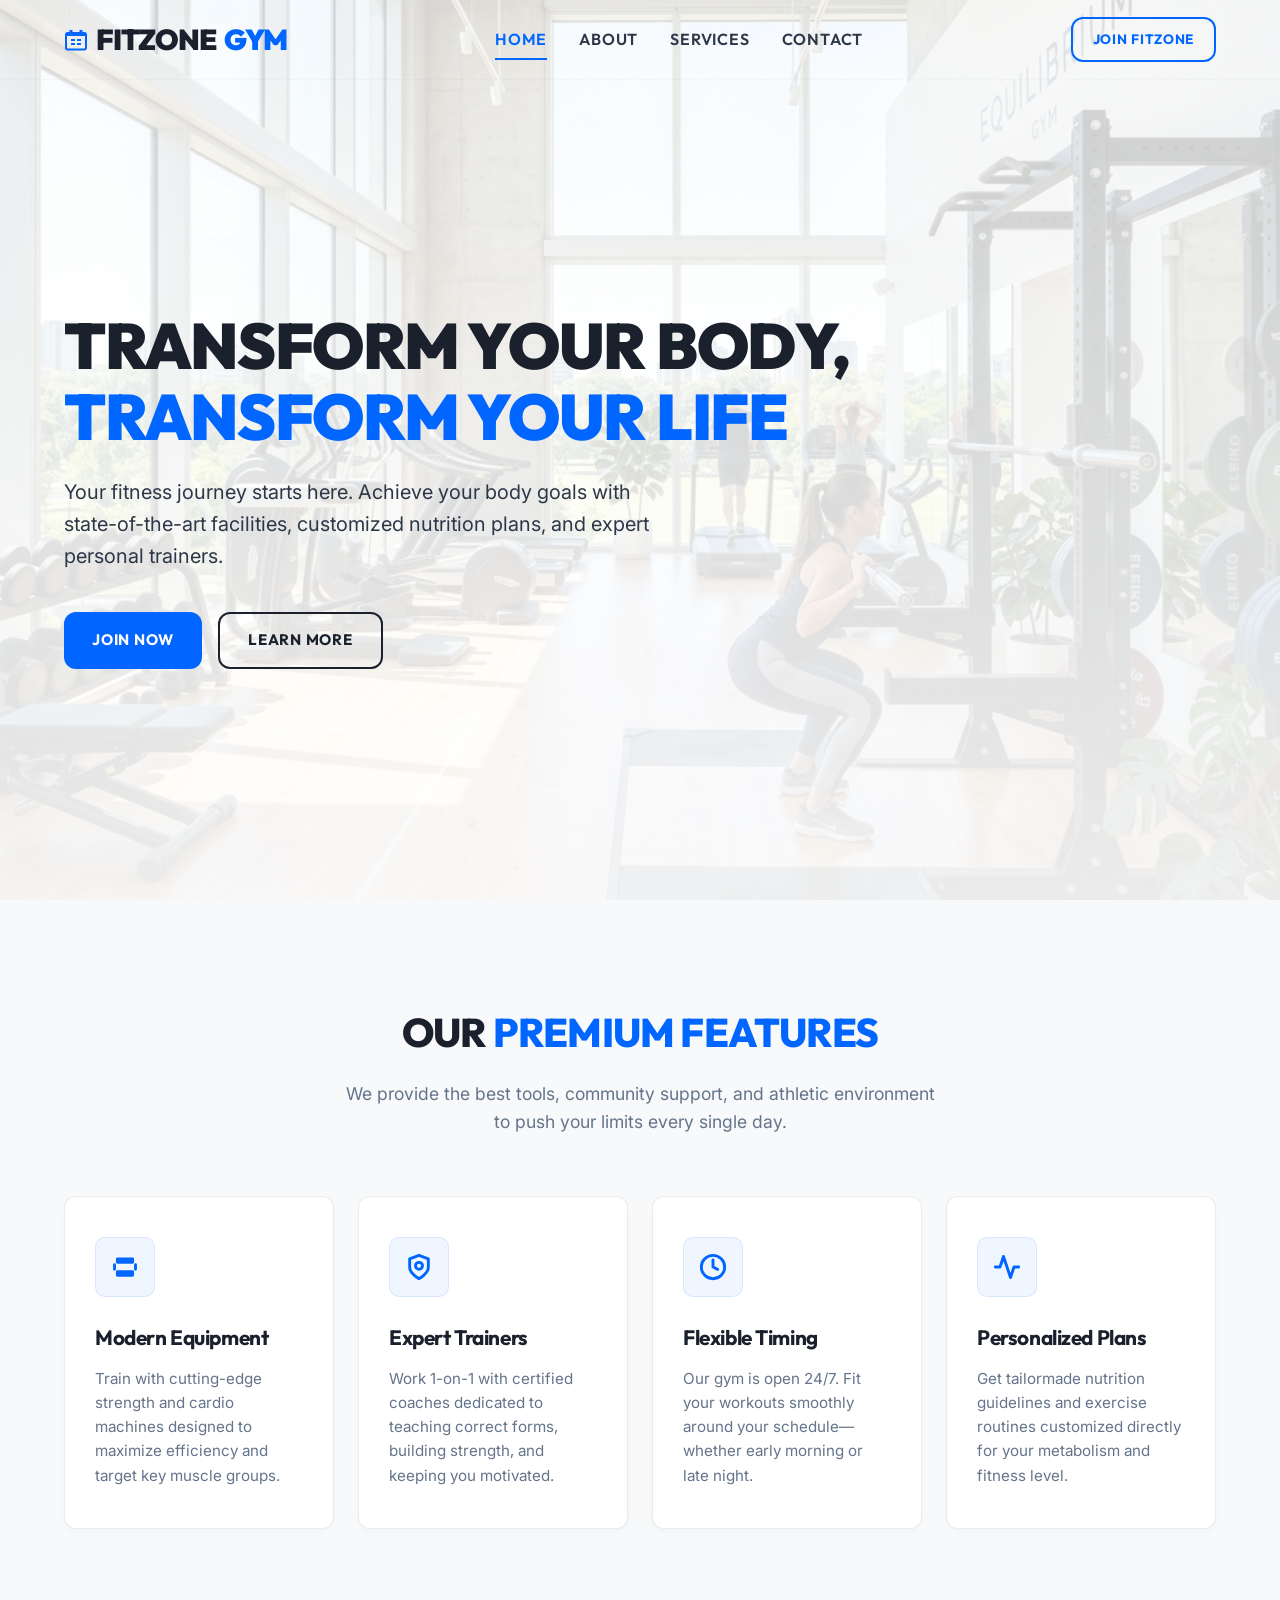
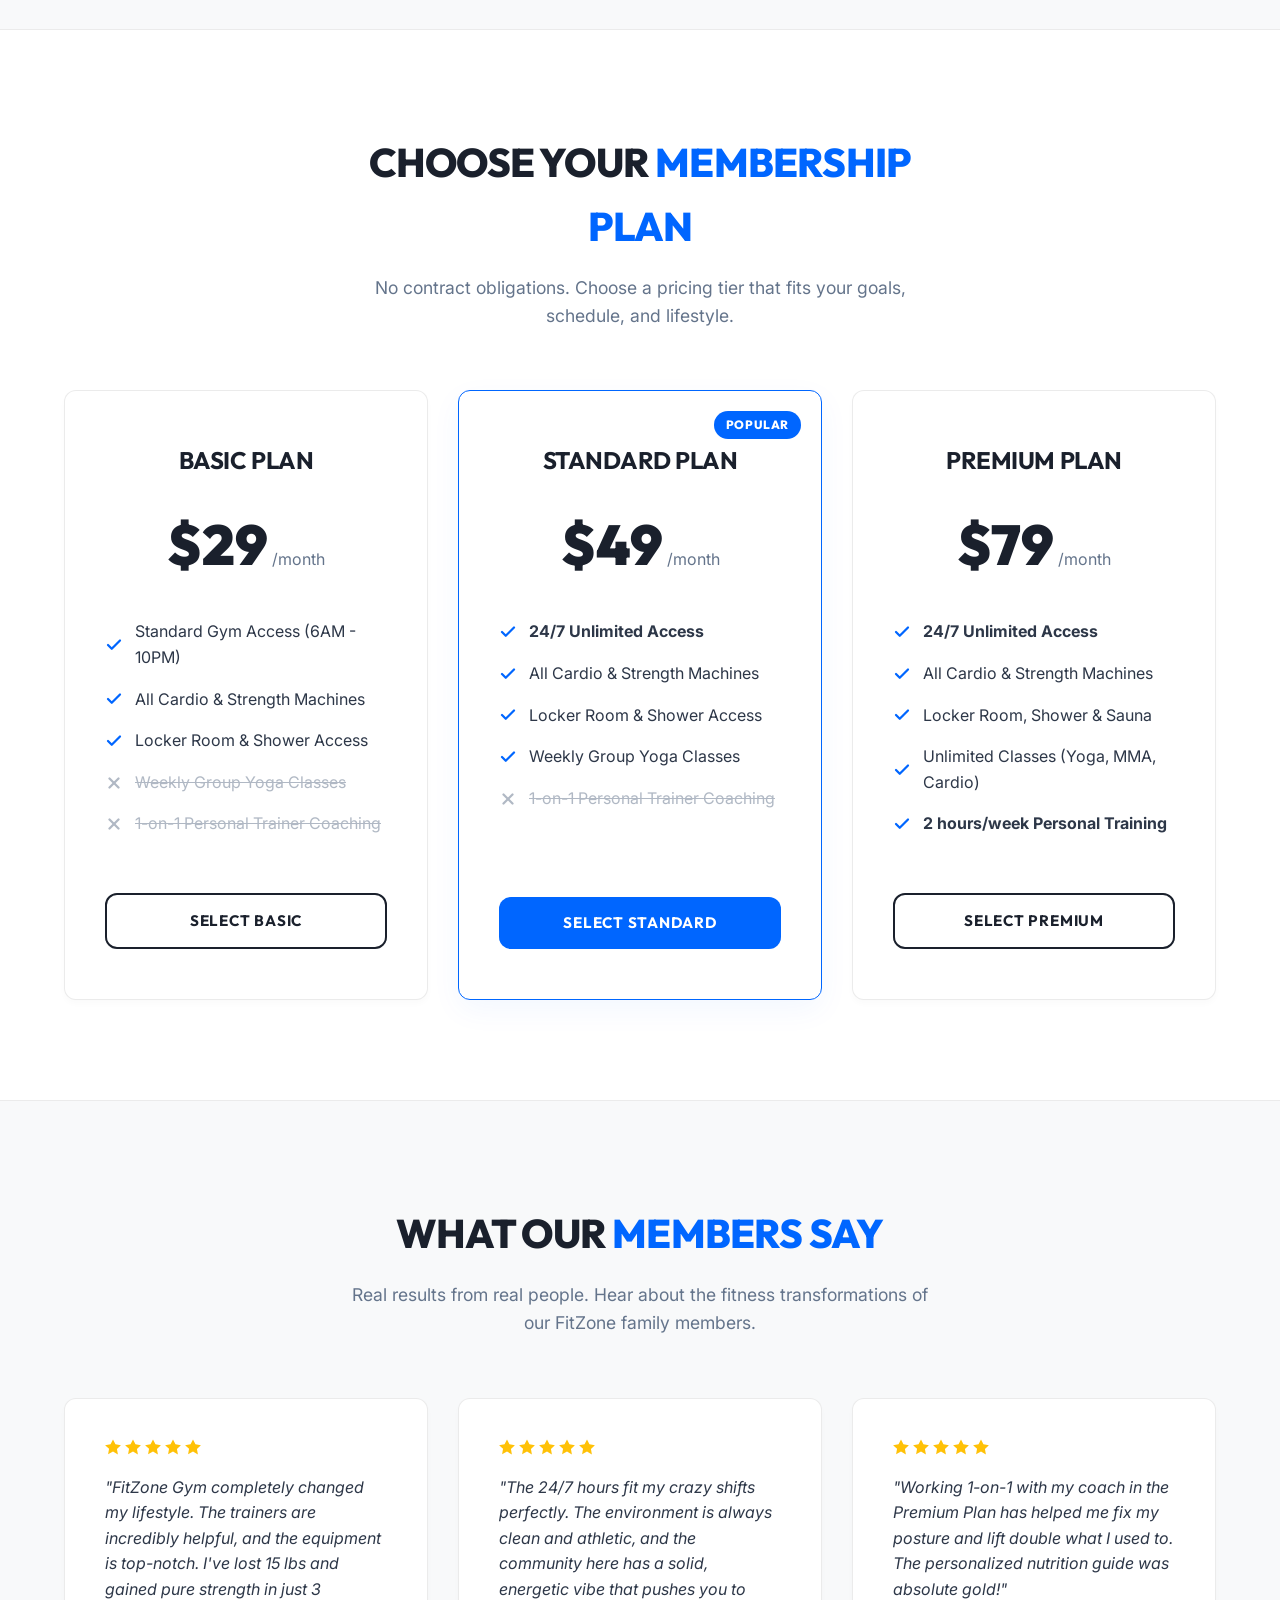
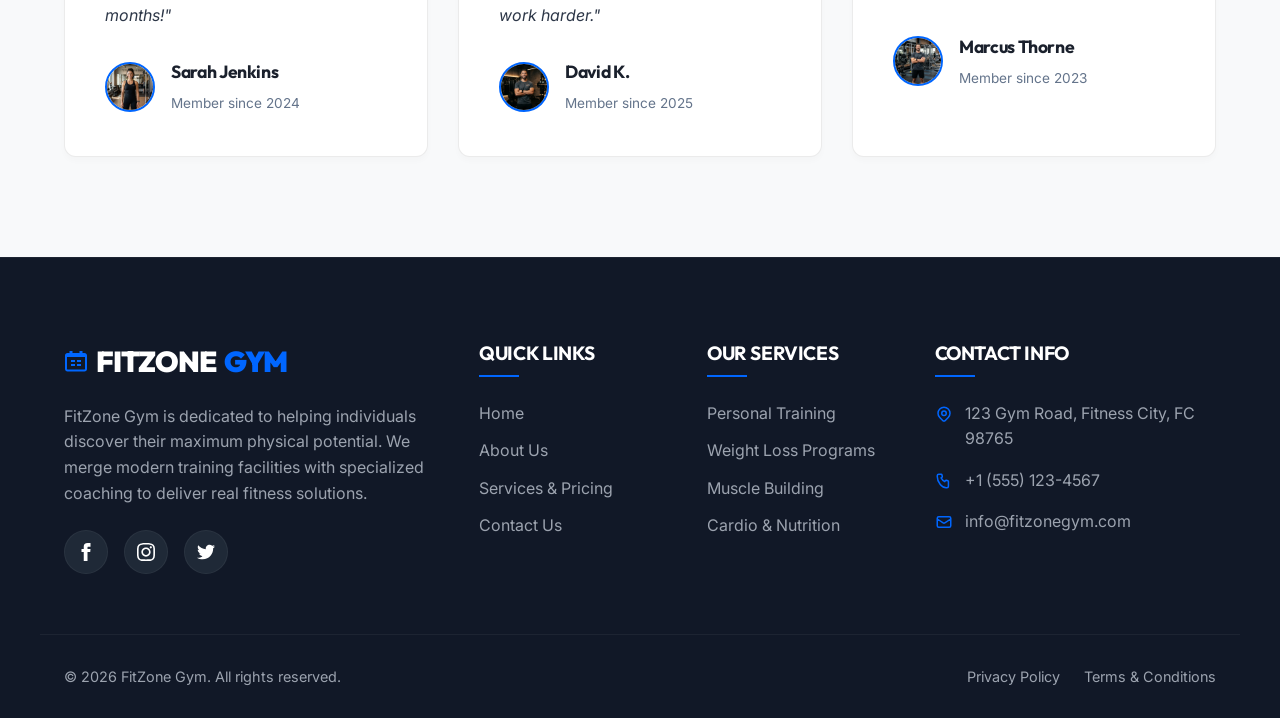
<file: index.html>
<!DOCTYPE html>
<html lang="en">
<head>
  <meta charset="UTF-8">
  <meta name="viewport" content="width=device-width, initial-scale=1.0">
  <title>FitZone Gym | Transform Your Body, Transform Your Life</title>
  <meta name="description" content="Welcome to FitZone Gym - your premier fitness destination. Experience modern gym equipment, certified trainers, flexible timing, and personalized workout plans.">
  <!-- CSS Stylesheet -->
  <link rel="stylesheet" href="css/style.css">
</head>
<body>

  <!-- --- HEADER & NAVIGATION --- -->
  <header>
    <div class="container navbar">
      <a href="index.html" class="logo">
        <svg width="24" height="24" viewBox="0 0 24 24" fill="currentColor" xmlns="http://www.w3.org/2000/svg" style="color: var(--primary-color);">
          <path d="M20.5 4H18.5V2H15.5V4H8.5V2H5.5V4H3.5C2.12 4 1 5.12 1 6.5V20C1 21.38 2.12 22.5 3.5 22.5H20.5C21.88 22.5 23 21.38 23 20V6.5C23 5.12 21.88 4 20.5 4ZM21 20C21 20.28 20.78 20.5 20.5 20.5H3.5C3.22 20.5 3 20.28 3 20V8H21V20ZM11 11H7V13H11V11ZM17 11H13V13H17V11ZM11 15H7V17H11V15ZM17 15H13V17H17V15Z"/>
        </svg>
        FitZone<span>Gym</span>
      </a>
      
      <!-- Nav Links -->
      <nav class="nav-links">
        <a href="index.html" class="active">Home</a>
        <a href="about.html">About</a>
        <a href="services.html">Services</a>
        <a href="contact.html">Contact</a>
      </nav>

      <!-- Nav CTA -->
      <div class="nav-cta">
        <a href="contact.html" class="btn btn-outline" style="padding: 10px 20px; font-size: 0.85rem;">Join FitZone</a>
      </div>

      <!-- Hamburger Menu for Mobile -->
      <div class="hamburger">
        <span></span>
        <span></span>
        <span></span>
      </div>
    </div>
  </header>

  <!-- --- HERO SECTION --- -->
  <section class="hero">
    <div class="container">
      <div class="hero-content reveal">
        <h1>Transform Your Body,<br><span>Transform Your Life</span></h1>
        <p>Your fitness journey starts here. Achieve your body goals with state-of-the-art facilities, customized nutrition plans, and expert personal trainers.</p>
        <div class="btn-group" style="justify-content: flex-start;">
          <a href="contact.html" class="btn btn-primary">Join Now</a>
          <a href="about.html" class="btn btn-secondary">Learn More</a>
        </div>
      </div>
    </div>
  </section>

  <!-- --- FEATURES SECTION --- -->
  <section class="section-padding">
    <div class="container">
      <div class="section-header reveal">
        <h2>Our <span>Premium Features</span></h2>
        <p>We provide the best tools, community support, and athletic environment to push your limits every single day.</p>
      </div>

      <div class="features-grid">
        <!-- Card 1 -->
        <div class="feature-card reveal" style="transition-delay: 0.1s;">
          <div class="feature-icon-container">
            <!-- Dumbbell Icon -->
            <svg width="28" height="28" viewBox="0 0 24 24" fill="none" stroke="currentColor" stroke-width="2.5" stroke-linecap="round" stroke-linejoin="round">
              <path d="M6.5 6.5h11M6.5 17.5h11M3 10v4M21 10v4M5.5 5h13v3h-13zM5.5 16h13v3h-13z"/>
            </svg>
          </div>
          <h3>Modern Equipment</h3>
          <p>Train with cutting-edge strength and cardio machines designed to maximize efficiency and target key muscle groups.</p>
        </div>

        <!-- Card 2 -->
        <div class="feature-card reveal" style="transition-delay: 0.2s;">
          <div class="feature-icon-container">
            <!-- Trainer Shield Icon -->
            <svg width="28" height="28" viewBox="0 0 24 24" fill="none" stroke="currentColor" stroke-width="2.5" stroke-linecap="round" stroke-linejoin="round">
              <path d="M12 22s8-4 8-10V5l-8-3-8 3v7c0 6 8 10 8 10z"/>
              <circle cx="12" cy="11" r="3"/>
            </svg>
          </div>
          <h3>Expert Trainers</h3>
          <p>Work 1-on-1 with certified coaches dedicated to teaching correct forms, building strength, and keeping you motivated.</p>
        </div>

        <!-- Card 3 -->
        <div class="feature-card reveal" style="transition-delay: 0.3s;">
          <div class="feature-icon-container">
            <!-- Clock Icon -->
            <svg width="28" height="28" viewBox="0 0 24 24" fill="none" stroke="currentColor" stroke-width="2.5" stroke-linecap="round" stroke-linejoin="round">
              <circle cx="12" cy="12" r="10"/>
              <polyline points="12 6 12 12 16 14"/>
            </svg>
          </div>
          <h3>Flexible Timing</h3>
          <p>Our gym is open 24/7. Fit your workouts smoothly around your schedule—whether early morning or late night.</p>
        </div>

        <!-- Card 4 -->
        <div class="feature-card reveal" style="transition-delay: 0.4s;">
          <div class="feature-icon-container">
            <!-- Chart Heart Icon -->
            <svg width="28" height="28" viewBox="0 0 24 24" fill="none" stroke="currentColor" stroke-width="2.5" stroke-linecap="round" stroke-linejoin="round">
              <path d="M22 12h-4l-3 9L9 3l-3 9H2"/>
            </svg>
          </div>
          <h3>Personalized Plans</h3>
          <p>Get tailormade nutrition guidelines and exercise routines customized directly for your metabolism and fitness level.</p>
        </div>
      </div>
    </div>
  </section>

  <!-- --- MEMBERSHIP PLANS PREVIEW --- -->
  <section class="section-padding" style="background-color: var(--bg-surface); border-top: 1px solid var(--border-color); border-bottom: 1px solid var(--border-color);">
    <div class="container">
      <div class="section-header reveal">
        <h2>Choose Your <span>Membership Plan</span></h2>
        <p>No contract obligations. Choose a pricing tier that fits your goals, schedule, and lifestyle.</p>
      </div>

      <div class="pricing-grid">
        <!-- Basic Plan -->
        <div class="pricing-card reveal" style="transition-delay: 0.1s;">
          <div class="pricing-header">
            <h3>Basic Plan</h3>
            <div class="pricing-price">
              <span class="amount">$29</span>
              <span class="period">/month</span>
            </div>
          </div>
          <ul class="pricing-features">
            <li>
              <svg width="18" height="18" viewBox="0 0 24 24" fill="none" stroke="currentColor" stroke-width="3" stroke-linecap="round" stroke-linejoin="round"><polyline points="20 6 9 17 4 12"/></svg>
              Standard Gym Access (6AM - 10PM)
            </li>
            <li>
              <svg width="18" height="18" viewBox="0 0 24 24" fill="none" stroke="currentColor" stroke-width="3" stroke-linecap="round" stroke-linejoin="round"><polyline points="20 6 9 17 4 12"/></svg>
              All Cardio & Strength Machines
            </li>
            <li>
              <svg width="18" height="18" viewBox="0 0 24 24" fill="none" stroke="currentColor" stroke-width="3" stroke-linecap="round" stroke-linejoin="round"><polyline points="20 6 9 17 4 12"/></svg>
              Locker Room & Shower Access
            </li>
            <li class="disabled">
              <svg width="18" height="18" viewBox="0 0 24 24" fill="none" stroke="currentColor" stroke-width="3" stroke-linecap="round" stroke-linejoin="round"><line x1="18" y1="6" x2="6" y2="18"/><line x1="6" y1="6" x2="18" y2="18"/></svg>
              Weekly Group Yoga Classes
            </li>
            <li class="disabled">
              <svg width="18" height="18" viewBox="0 0 24 24" fill="none" stroke="currentColor" stroke-width="3" stroke-linecap="round" stroke-linejoin="round"><line x1="18" y1="6" x2="6" y2="18"/><line x1="6" y1="6" x2="18" y2="18"/></svg>
              1-on-1 Personal Trainer Coaching
            </li>
          </ul>
          <a href="services.html" class="btn btn-secondary" style="margin-top: auto;">Select Basic</a>
        </div>

        <!-- Standard Plan (Featured) -->
        <div class="pricing-card featured reveal" style="transition-delay: 0.2s;">
          <div class="pricing-header">
            <h3>Standard Plan</h3>
            <div class="pricing-price">
              <span class="amount">$49</span>
              <span class="period">/month</span>
            </div>
          </div>
          <ul class="pricing-features">
            <li>
              <svg width="18" height="18" viewBox="0 0 24 24" fill="none" stroke="currentColor" stroke-width="3" stroke-linecap="round" stroke-linejoin="round"><polyline points="20 6 9 17 4 12"/></svg>
              <strong>24/7 Unlimited Access</strong>
            </li>
            <li>
              <svg width="18" height="18" viewBox="0 0 24 24" fill="none" stroke="currentColor" stroke-width="3" stroke-linecap="round" stroke-linejoin="round"><polyline points="20 6 9 17 4 12"/></svg>
              All Cardio & Strength Machines
            </li>
            <li>
              <svg width="18" height="18" viewBox="0 0 24 24" fill="none" stroke="currentColor" stroke-width="3" stroke-linecap="round" stroke-linejoin="round"><polyline points="20 6 9 17 4 12"/></svg>
              Locker Room & Shower Access
            </li>
            <li>
              <svg width="18" height="18" viewBox="0 0 24 24" fill="none" stroke="currentColor" stroke-width="3" stroke-linecap="round" stroke-linejoin="round"><polyline points="20 6 9 17 4 12"/></svg>
              Weekly Group Yoga Classes
            </li>
            <li class="disabled">
              <svg width="18" height="18" viewBox="0 0 24 24" fill="none" stroke="currentColor" stroke-width="3" stroke-linecap="round" stroke-linejoin="round"><line x1="18" y1="6" x2="6" y2="18"/><line x1="6" y1="6" x2="18" y2="18"/></svg>
              1-on-1 Personal Trainer Coaching
            </li>
          </ul>
          <a href="services.html" class="btn btn-primary" style="margin-top: auto;">Select Standard</a>
        </div>

        <!-- Premium Plan -->
        <div class="pricing-card reveal" style="transition-delay: 0.3s;">
          <div class="pricing-header">
            <h3>Premium Plan</h3>
            <div class="pricing-price">
              <span class="amount">$79</span>
              <span class="period">/month</span>
            </div>
          </div>
          <ul class="pricing-features">
            <li>
              <svg width="18" height="18" viewBox="0 0 24 24" fill="none" stroke="currentColor" stroke-width="3" stroke-linecap="round" stroke-linejoin="round"><polyline points="20 6 9 17 4 12"/></svg>
              <strong>24/7 Unlimited Access</strong>
            </li>
            <li>
              <svg width="18" height="18" viewBox="0 0 24 24" fill="none" stroke="currentColor" stroke-width="3" stroke-linecap="round" stroke-linejoin="round"><polyline points="20 6 9 17 4 12"/></svg>
              All Cardio & Strength Machines
            </li>
            <li>
              <svg width="18" height="18" viewBox="0 0 24 24" fill="none" stroke="currentColor" stroke-width="3" stroke-linecap="round" stroke-linejoin="round"><polyline points="20 6 9 17 4 12"/></svg>
              Locker Room, Shower & Sauna
            </li>
            <li>
              <svg width="18" height="18" viewBox="0 0 24 24" fill="none" stroke="currentColor" stroke-width="3" stroke-linecap="round" stroke-linejoin="round"><polyline points="20 6 9 17 4 12"/></svg>
              Unlimited Classes (Yoga, MMA, Cardio)
            </li>
            <li>
              <svg width="18" height="18" viewBox="0 0 24 24" fill="none" stroke="currentColor" stroke-width="3" stroke-linecap="round" stroke-linejoin="round"><polyline points="20 6 9 17 4 12"/></svg>
              <strong>2 hours/week Personal Training</strong>
            </li>
          </ul>
          <a href="services.html" class="btn btn-secondary" style="margin-top: auto;">Select Premium</a>
        </div>
      </div>
    </div>
  </section>

  <!-- --- TESTIMONIALS SECTION --- -->
  <section class="section-padding">
    <div class="container">
      <div class="section-header reveal">
        <h2>What Our <span>Members Say</span></h2>
        <p>Real results from real people. Hear about the fitness transformations of our FitZone family members.</p>
      </div>

      <div class="testimonials-grid">
        <!-- Testimonial 1 -->
        <div class="testimonial-card reveal" style="transition-delay: 0.1s;">
          <div class="stars">
            <svg width="16" height="16" fill="currentColor" viewBox="0 0 24 24"><path d="M12 .587l3.668 7.431 8.2 1.191-5.934 5.787 1.4 8.168L12 18.896l-7.334 3.857 1.4-8.168L.132 9.209l8.2-1.191L12 .587z"/></svg>
            <svg width="16" height="16" fill="currentColor" viewBox="0 0 24 24"><path d="M12 .587l3.668 7.431 8.2 1.191-5.934 5.787 1.4 8.168L12 18.896l-7.334 3.857 1.4-8.168L.132 9.209l8.2-1.191L12 .587z"/></svg>
            <svg width="16" height="16" fill="currentColor" viewBox="0 0 24 24"><path d="M12 .587l3.668 7.431 8.2 1.191-5.934 5.787 1.4 8.168L12 18.896l-7.334 3.857 1.4-8.168L.132 9.209l8.2-1.191L12 .587z"/></svg>
            <svg width="16" height="16" fill="currentColor" viewBox="0 0 24 24"><path d="M12 .587l3.668 7.431 8.2 1.191-5.934 5.787 1.4 8.168L12 18.896l-7.334 3.857 1.4-8.168L.132 9.209l8.2-1.191L12 .587z"/></svg>
            <svg width="16" height="16" fill="currentColor" viewBox="0 0 24 24"><path d="M12 .587l3.668 7.431 8.2 1.191-5.934 5.787 1.4 8.168L12 18.896l-7.334 3.857 1.4-8.168L.132 9.209l8.2-1.191L12 .587z"/></svg>
          </div>
          <p>"FitZone Gym completely changed my lifestyle. The trainers are incredibly helpful, and the equipment is top-notch. I've lost 15 lbs and gained pure strength in just 3 months!"</p>
          <div class="testimonial-user">
            <img src="images/trainer2.jpg" alt="Sarah J.">
            <div class="testimonial-info">
              <h4>Sarah Jenkins</h4>
              <span>Member since 2024</span>
            </div>
          </div>
        </div>

        <!-- Testimonial 2 -->
        <div class="testimonial-card reveal" style="transition-delay: 0.2s;">
          <div class="stars">
            <svg width="16" height="16" fill="currentColor" viewBox="0 0 24 24"><path d="M12 .587l3.668 7.431 8.2 1.191-5.934 5.787 1.4 8.168L12 18.896l-7.334 3.857 1.4-8.168L.132 9.209l8.2-1.191L12 .587z"/></svg>
            <svg width="16" height="16" fill="currentColor" viewBox="0 0 24 24"><path d="M12 .587l3.668 7.431 8.2 1.191-5.934 5.787 1.4 8.168L12 18.896l-7.334 3.857 1.4-8.168L.132 9.209l8.2-1.191L12 .587z"/></svg>
            <svg width="16" height="16" fill="currentColor" viewBox="0 0 24 24"><path d="M12 .587l3.668 7.431 8.2 1.191-5.934 5.787 1.4 8.168L12 18.896l-7.334 3.857 1.4-8.168L.132 9.209l8.2-1.191L12 .587z"/></svg>
            <svg width="16" height="16" fill="currentColor" viewBox="0 0 24 24"><path d="M12 .587l3.668 7.431 8.2 1.191-5.934 5.787 1.4 8.168L12 18.896l-7.334 3.857 1.4-8.168L.132 9.209l8.2-1.191L12 .587z"/></svg>
            <svg width="16" height="16" fill="currentColor" viewBox="0 0 24 24"><path d="M12 .587l3.668 7.431 8.2 1.191-5.934 5.787 1.4 8.168L12 18.896l-7.334 3.857 1.4-8.168L.132 9.209l8.2-1.191L12 .587z"/></svg>
          </div>
          <p>"The 24/7 hours fit my crazy shifts perfectly. The environment is always clean and athletic, and the community here has a solid, energetic vibe that pushes you to work harder."</p>
          <div class="testimonial-user">
            <img src="images/trainer1.jpg" alt="David K.">
            <div class="testimonial-info">
              <h4>David K.</h4>
              <span>Member since 2025</span>
            </div>
          </div>
        </div>

        <!-- Testimonial 3 -->
        <div class="testimonial-card reveal" style="transition-delay: 0.3s;">
          <div class="stars">
            <svg width="16" height="16" fill="currentColor" viewBox="0 0 24 24"><path d="M12 .587l3.668 7.431 8.2 1.191-5.934 5.787 1.4 8.168L12 18.896l-7.334 3.857 1.4-8.168L.132 9.209l8.2-1.191L12 .587z"/></svg>
            <svg width="16" height="16" fill="currentColor" viewBox="0 0 24 24"><path d="M12 .587l3.668 7.431 8.2 1.191-5.934 5.787 1.4 8.168L12 18.896l-7.334 3.857 1.4-8.168L.132 9.209l8.2-1.191L12 .587z"/></svg>
            <svg width="16" height="16" fill="currentColor" viewBox="0 0 24 24"><path d="M12 .587l3.668 7.431 8.2 1.191-5.934 5.787 1.4 8.168L12 18.896l-7.334 3.857 1.4-8.168L.132 9.209l8.2-1.191L12 .587z"/></svg>
            <svg width="16" height="16" fill="currentColor" viewBox="0 0 24 24"><path d="M12 .587l3.668 7.431 8.2 1.191-5.934 5.787 1.4 8.168L12 18.896l-7.334 3.857 1.4-8.168L.132 9.209l8.2-1.191L12 .587z"/></svg>
            <svg width="16" height="16" fill="currentColor" viewBox="0 0 24 24"><path d="M12 .587l3.668 7.431 8.2 1.191-5.934 5.787 1.4 8.168L12 18.896l-7.334 3.857 1.4-8.168L.132 9.209l8.2-1.191L12 .587z"/></svg>
          </div>
          <p>"Working 1-on-1 with my coach in the Premium Plan has helped me fix my posture and lift double what I used to. The personalized nutrition guide was absolute gold!"</p>
          <div class="testimonial-user">
            <img src="images/trainer3.jpg" alt="Marcus T.">
            <div class="testimonial-info">
              <h4>Marcus Thorne</h4>
              <span>Member since 2023</span>
            </div>
          </div>
        </div>
      </div>
    </div>
  </section>

  <!-- --- FOOTER --- -->
  <footer>
    <div class="container footer-grid">
      <div class="footer-info">
        <a href="index.html" class="logo">
          <svg width="24" height="24" viewBox="0 0 24 24" fill="currentColor" xmlns="http://www.w3.org/2000/svg" style="color: var(--primary-color);">
            <path d="M20.5 4H18.5V2H15.5V4H8.5V2H5.5V4H3.5C2.12 4 1 5.12 1 6.5V20C1 21.38 2.12 22.5 3.5 22.5H20.5C21.88 22.5 23 21.38 23 20V6.5C23 5.12 21.88 4 20.5 4ZM21 20C21 20.28 20.78 20.5 20.5 20.5H3.5C3.22 20.5 3 20.28 3 20V8H21V20ZM11 11H7V13H11V11ZM17 11H13V13H17V11ZM11 15H7V17H11V15ZM17 15H13V17H17V15Z"/>
          </svg>
          FitZone<span>Gym</span>
        </a>
        <p>FitZone Gym is dedicated to helping individuals discover their maximum physical potential. We merge modern training facilities with specialized coaching to deliver real fitness solutions.</p>
        <div class="social-links">
          <!-- Facebook -->
          <a href="#" aria-label="Facebook">
            <svg width="18" height="18" fill="currentColor" viewBox="0 0 24 24"><path d="M9 8h-3v4h3v12h5v-12h3.642l.358-4h-4v-1.667c0-.955.192-1.333 1.115-1.333h2.885v-5h-3.808c-3.596 0-5.192 1.583-5.192 4.615v3.385z"/></svg>
          </a>
          <!-- Instagram -->
          <a href="#" aria-label="Instagram">
            <svg width="18" height="18" fill="currentColor" viewBox="0 0 24 24"><path d="M12 2.163c3.204 0 3.584.012 4.85.07 3.252.148 4.771 1.691 4.919 4.919.058 1.265.069 1.645.069 4.849 0 3.205-.012 3.584-.069 4.849-.149 3.225-1.664 4.771-4.919 4.919-1.266.058-1.644.07-4.85.07-3.204 0-3.584-.012-4.849-.07-3.26-.149-4.771-1.699-4.919-4.92-.058-1.265-.07-1.644-.07-4.849 0-3.204.013-3.583.07-4.849.149-3.227 1.664-4.771 4.919-4.919 1.266-.057 1.645-.069 4.849-.069zm0-2c-3.259 0-3.667.014-4.947.072-4.358.2-6.78 2.618-6.98 6.98-.059 1.281-.073 1.689-.073 4.948 0 3.259.014 3.668.072 4.948.2 4.358 2.618 6.78 6.98 6.98 1.281.058 1.689.072 4.948.072 3.259 0 3.668-.014 4.948-.072 4.354-.2 6.782-2.618 6.979-6.98.059-1.28.073-1.689.073-4.948 0-3.259-.014-3.667-.072-4.947-.196-4.354-2.617-6.78-6.979-6.98-1.281-.059-1.69-.073-4.949-.073zm0 5.838c-3.403 0-6.162 2.759-6.162 6.162s2.759 6.163 6.162 6.163 6.162-2.759 6.162-6.163c0-3.403-2.759-6.162-6.162-6.162zm0 10.162c-2.209 0-4-1.79-4-4 0-2.209 1.791-4 4-4s4 1.791 4 4c0 2.21-1.791 4-4 4zm6.406-11.845c-.796 0-1.441.645-1.441 1.44s.645 1.44 1.441 1.44c.795 0 1.439-.645 1.439-1.44s-.644-1.44-1.439-1.44z"/></svg>
          </a>
          <!-- Twitter/X -->
          <a href="#" aria-label="Twitter">
            <svg width="18" height="18" fill="currentColor" viewBox="0 0 24 24"><path d="M24 4.557c-.883.392-1.832.656-2.828.775 1.017-.609 1.798-1.574 2.165-2.724-.951.564-2.005.974-3.127 1.195-.897-.957-2.178-1.555-3.594-1.555-3.179 0-5.515 2.966-4.797 6.045-4.091-.205-7.719-2.165-10.148-5.144-1.29 2.213-.669 5.108 1.523 6.574-.806-.026-1.566-.247-2.229-.616-.054 2.281 1.581 4.415 3.949 4.89-.693.188-1.452.232-2.224.084.626 1.956 2.444 3.379 4.6 3.419-2.07 1.623-4.678 2.348-7.29 2.04 2.179 1.397 4.768 2.212 7.548 2.212 9.142 0 14.307-7.721 13.995-14.646.962-.695 1.797-1.562 2.457-2.549z"/></svg>
          </a>
        </div>
      </div>

      <div class="footer-links-col">
        <h3 class="footer-heading">Quick Links</h3>
        <ul class="footer-links">
          <li><a href="index.html">Home</a></li>
          <li><a href="about.html">About Us</a></li>
          <li><a href="services.html">Services & Pricing</a></li>
          <li><a href="contact.html">Contact Us</a></li>
        </ul>
      </div>

      <div class="footer-links-col">
        <h3 class="footer-heading">Our Services</h3>
        <ul class="footer-links">
          <li><a href="services.html">Personal Training</a></li>
          <li><a href="services.html">Weight Loss Programs</a></li>
          <li><a href="services.html">Muscle Building</a></li>
          <li><a href="services.html">Cardio & Nutrition</a></li>
        </ul>
      </div>

      <div class="footer-contact">
        <h3 class="footer-heading">Contact Info</h3>
        <ul>
          <li>
            <svg width="18" height="18" fill="none" stroke="currentColor" stroke-width="2" viewBox="0 0 24 24"><path d="M17.657 16.657L13.414 20.9a1.998 1.998 0 01-2.827 0l-4.244-4.243a8 8 0 1111.314 0z"/><path d="M15 11a3 3 0 11-6 0 3 3 0 016 0z"/></svg>
            123 Gym Road, Fitness City, FC 98765
          </li>
          <li>
            <svg width="18" height="18" fill="none" stroke="currentColor" stroke-width="2" viewBox="0 0 24 24"><path d="M3 5a2 2 0 012-2h3.28a1 1 0 01.94.725l.548 2.2a1 1 0 01-.321.988l-1.305.98a10.582 10.582 0 004.872 4.872l.98-1.305a1 1 0 01.988-.321l2.2.548a1 1 0 01.725.94V19a2 2 0 01-2 2h-1C9.716 21 3 14.284 3 6V5z"/></svg>
            +1 (555) 123-4567
          </li>
          <li>
            <svg width="18" height="18" fill="none" stroke="currentColor" stroke-width="2" viewBox="0 0 24 24"><path d="M3 8l7.89 5.26a2 2 0 002.22 0L21 8M5 19h14a2 2 0 002-2V7a2 2 0 00-2-2H5a2 2 0 00-2 2v10a2 2 0 002 2z"/></svg>
            info@fitzonegym.com
          </li>
        </ul>
      </div>
    </div>

    <div class="container footer-bottom">
      <p>&copy; 2026 FitZone Gym. All rights reserved.</p>
      <div class="footer-bottom-links">
        <a href="#">Privacy Policy</a>
        <a href="#">Terms & Conditions</a>
      </div>
    </div>
  </footer>

  <!-- --- JAVASCRIPT --- -->
  <script src="js/script.js"></script>
</body>
</html>
</file>
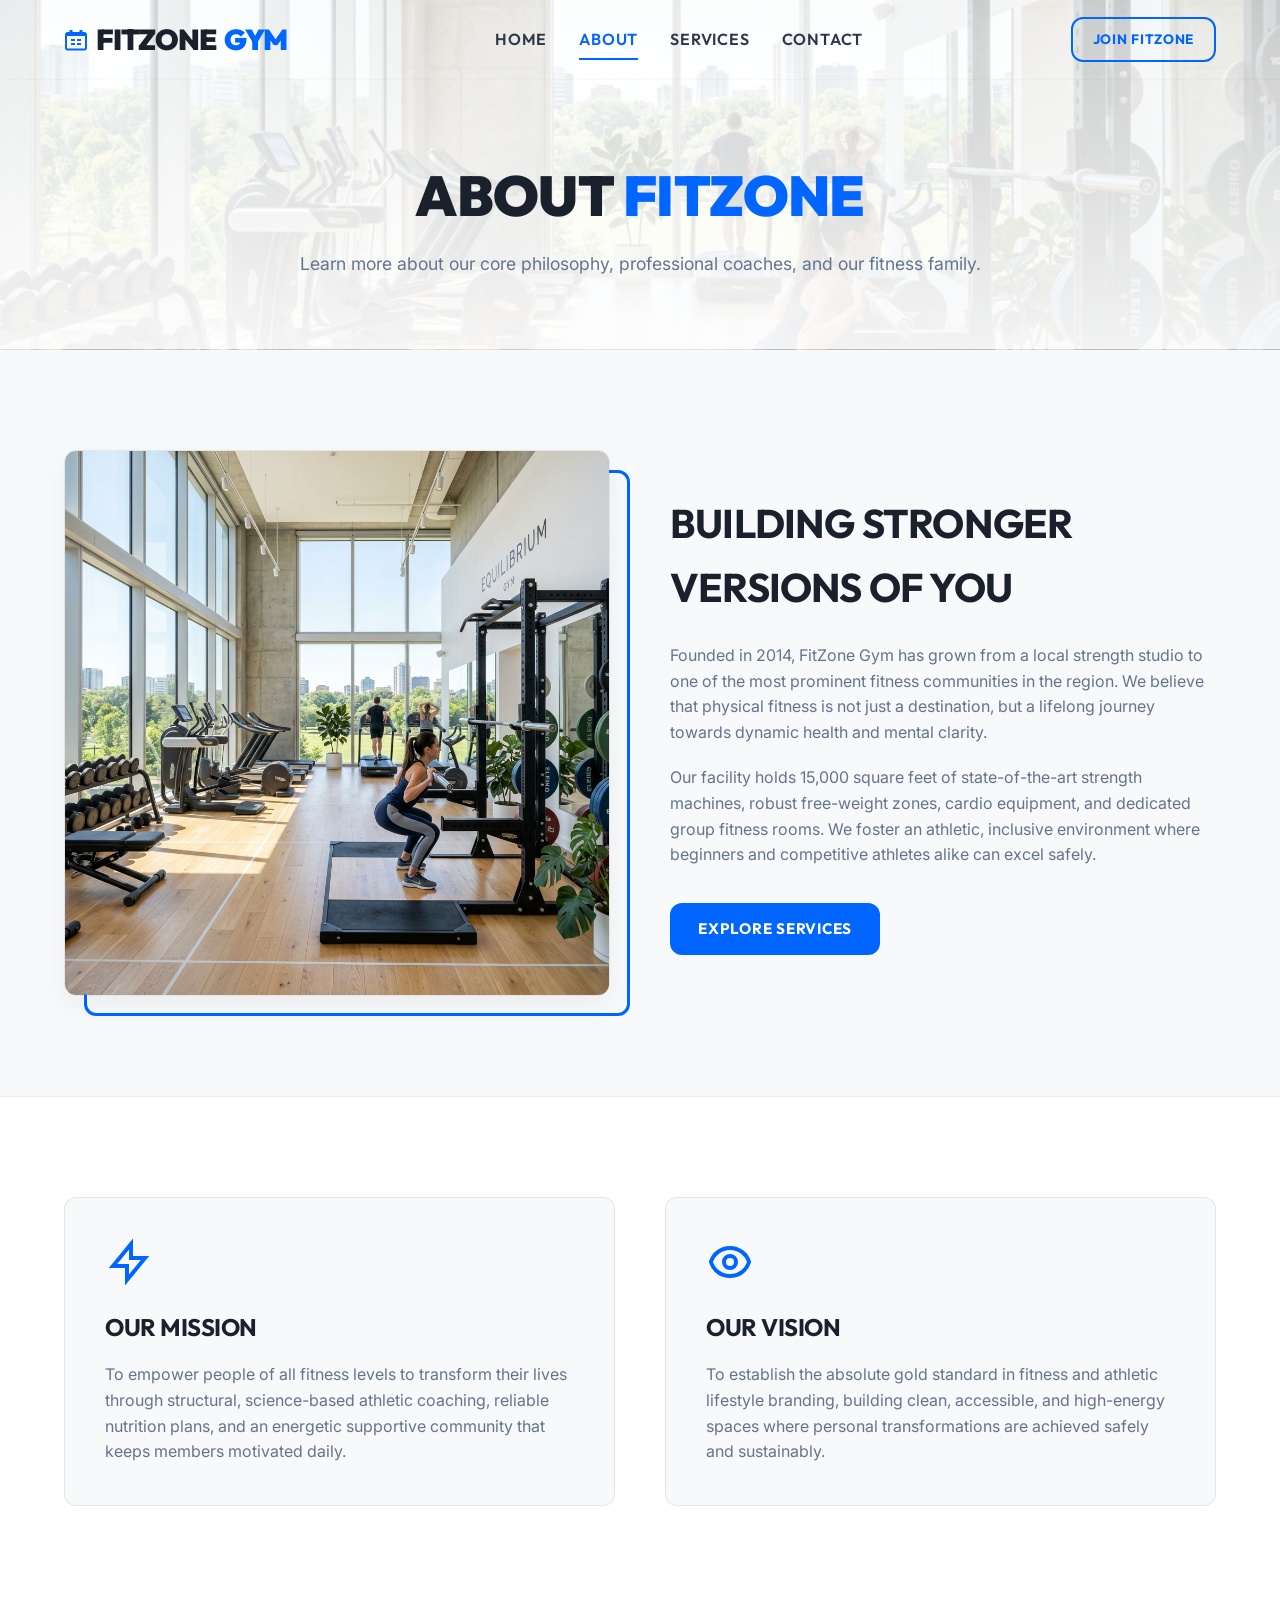
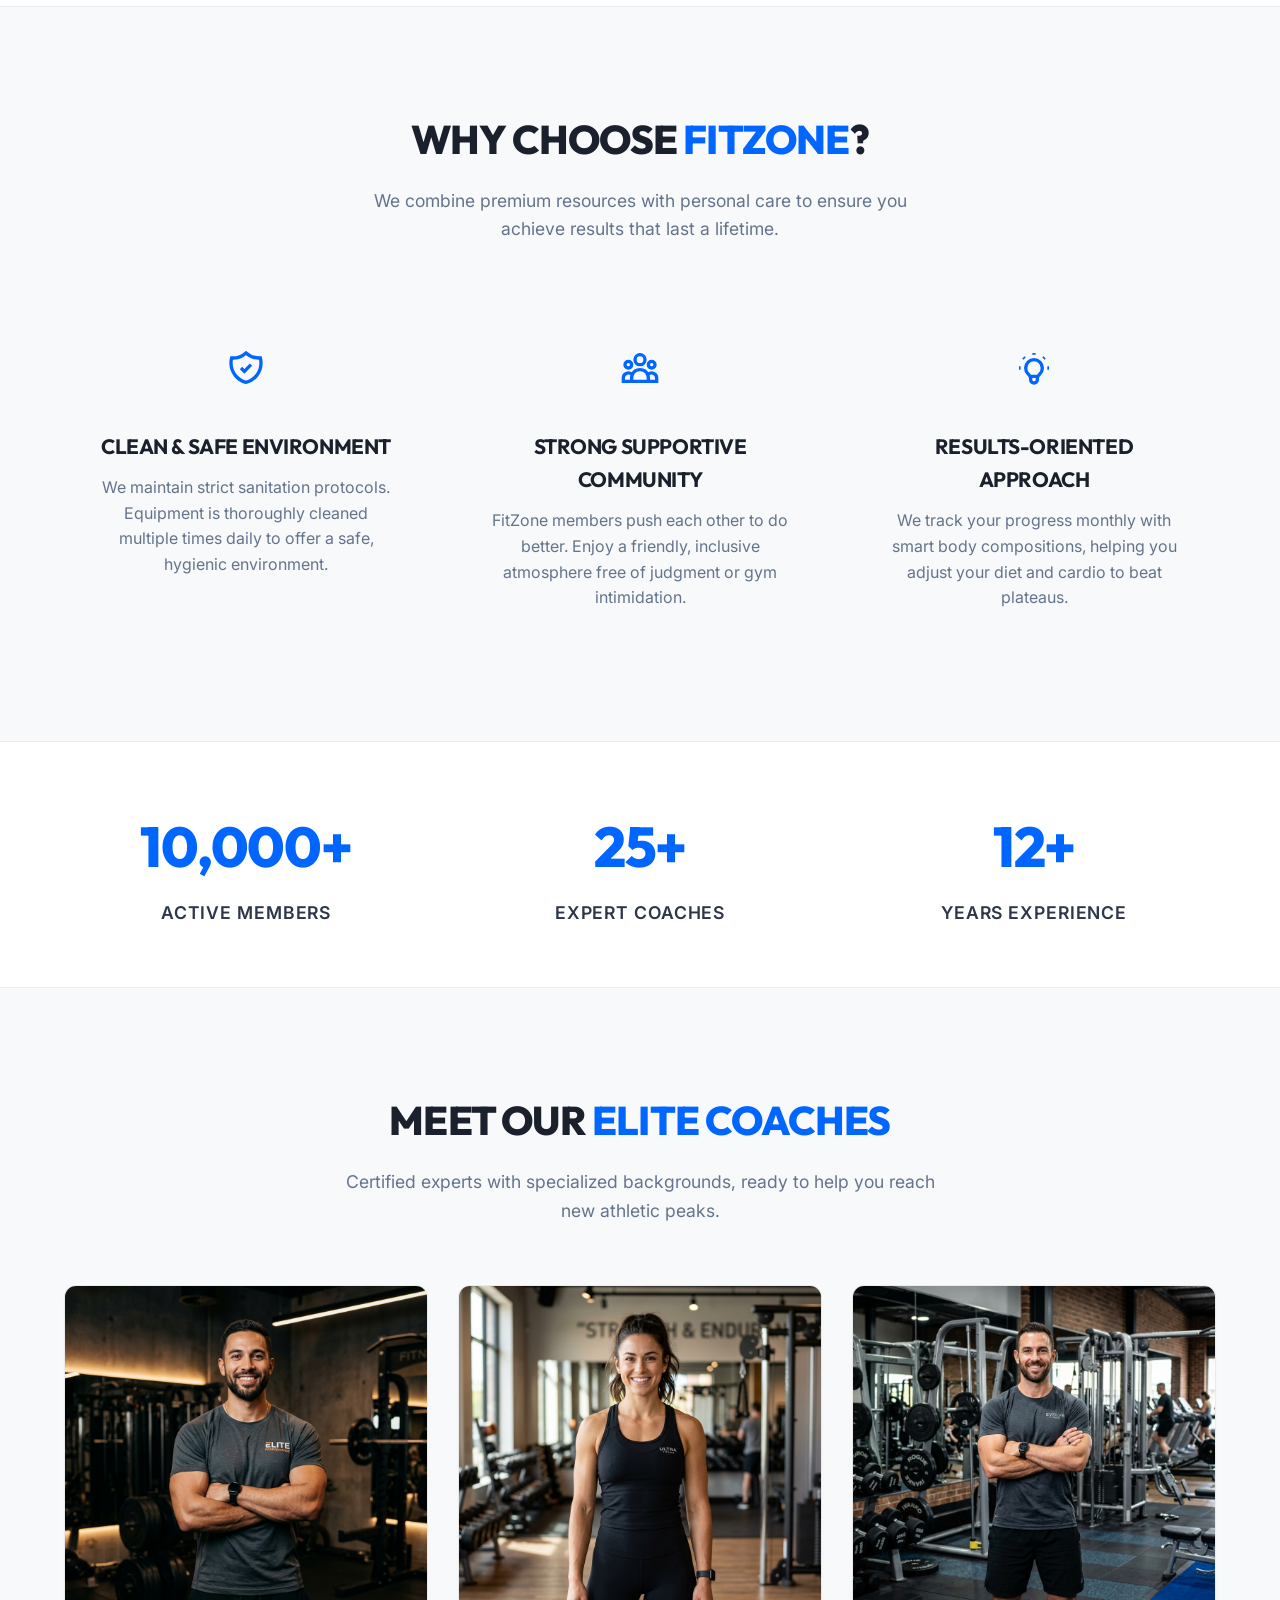
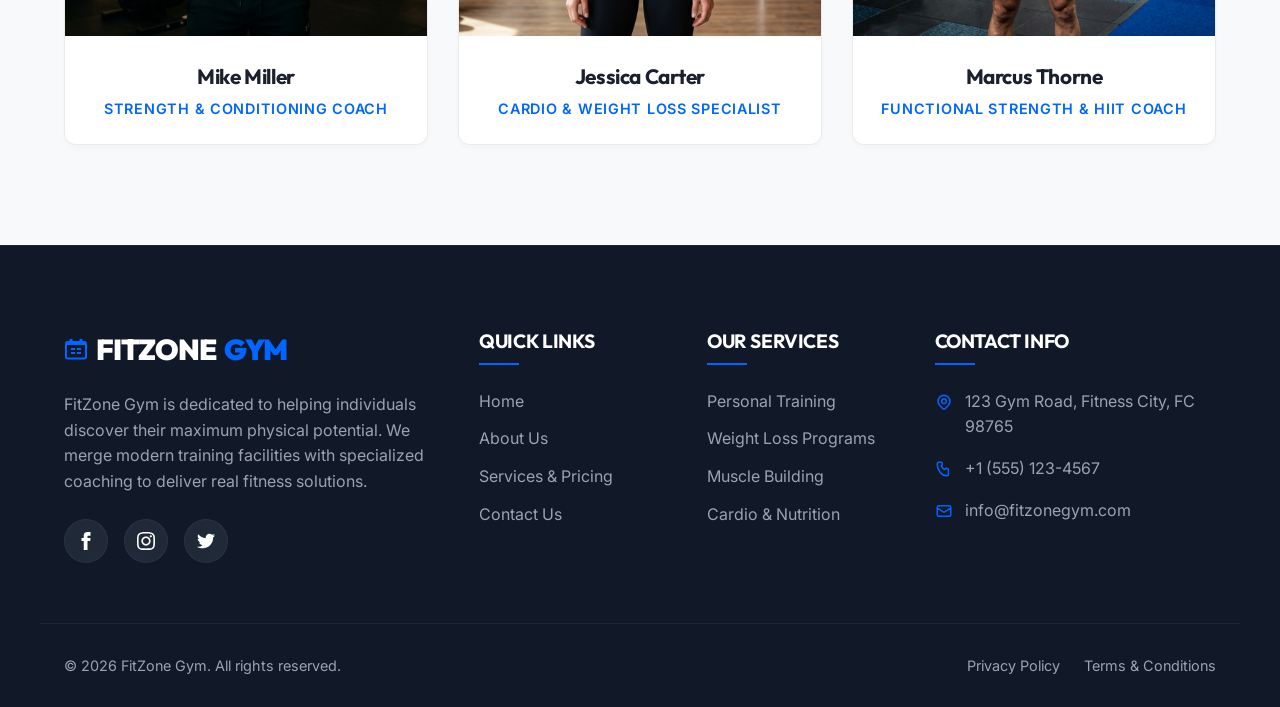
<file: about.html>
<!DOCTYPE html>
<html lang="en">
<head>
  <meta charset="UTF-8">
  <meta name="viewport" content="width=device-width, initial-scale=1.0">
  <title>About Us | FitZone Gym</title>
  <meta name="description" content="Discover the history, mission, and expert team of FitZone Gym. Meet our certified trainers and learn why we are the top fitness choice in the city.">
  <!-- CSS Stylesheet -->
  <link rel="stylesheet" href="css/style.css">
</head>
<body>

  <!-- --- HEADER & NAVIGATION --- -->
  <header>
    <div class="container navbar">
      <a href="index.html" class="logo">
        <svg width="24" height="24" viewBox="0 0 24 24" fill="currentColor" xmlns="http://www.w3.org/2000/svg" style="color: var(--primary-color);">
          <path d="M20.5 4H18.5V2H15.5V4H8.5V2H5.5V4H3.5C2.12 4 1 5.12 1 6.5V20C1 21.38 2.12 22.5 3.5 22.5H20.5C21.88 22.5 23 21.38 23 20V6.5C23 5.12 21.88 4 20.5 4ZM21 20C21 20.28 20.78 20.5 20.5 20.5H3.5C3.22 20.5 3 20.28 3 20V8H21V20ZM11 11H7V13H11V11ZM17 11H13V13H17V11ZM11 15H7V17H11V15ZM17 15H13V17H17V15Z"/>
        </svg>
        FitZone<span>Gym</span>
      </a>
      
      <!-- Nav Links -->
      <nav class="nav-links">
        <a href="index.html">Home</a>
        <a href="about.html" class="active">About</a>
        <a href="services.html">Services</a>
        <a href="contact.html">Contact</a>
      </nav>

      <!-- Nav CTA -->
      <div class="nav-cta">
        <a href="contact.html" class="btn btn-outline" style="padding: 10px 20px; font-size: 0.85rem;">Join FitZone</a>
      </div>

      <!-- Hamburger Menu for Mobile -->
      <div class="hamburger">
        <span></span>
        <span></span>
        <span></span>
      </div>
    </div>
  </header>

  <!-- --- INNER PAGE HEADER --- -->
  <section class="page-header">
    <div class="container">
      <h1 class="reveal">About <span>FitZone</span></h1>
      <p class="reveal" style="transition-delay: 0.1s;">Learn more about our core philosophy, professional coaches, and our fitness family.</p>
    </div>
  </section>

  <!-- --- INTRODUCTION SECTION --- -->
  <section class="section-padding">
    <div class="container about-grid">
      <div class="about-image reveal">
        <img src="images/hero.jpg" alt="FitZone Gym Facility">
      </div>
      <div class="about-content reveal" style="transition-delay: 0.2s;">
        <h2>Building Stronger <span>Versions Of You</span></h2>
        <p>Founded in 2014, FitZone Gym has grown from a local strength studio to one of the most prominent fitness communities in the region. We believe that physical fitness is not just a destination, but a lifelong journey towards dynamic health and mental clarity.</p>
        <p>Our facility holds 15,000 square feet of state-of-the-art strength machines, robust free-weight zones, cardio equipment, and dedicated group fitness rooms. We foster an athletic, inclusive environment where beginners and competitive athletes alike can excel safely.</p>
        <a href="services.html" class="btn btn-primary" style="margin-top: 15px;">Explore Services</a>
      </div>
    </div>
  </section>

  <!-- --- MISSION & VISION --- -->
  <section class="section-padding mission-vision">
    <div class="container mv-grid">
      <!-- Mission -->
      <div class="mv-card reveal" style="transition-delay: 0.1s;">
        <div class="mv-icon">
          <svg width="48" height="48" fill="none" stroke="currentColor" stroke-width="2" viewBox="0 0 24 24">
            <path d="M13 10V3L4 14h7v7l9-11h-7z"/>
          </svg>
        </div>
        <h3>Our Mission</h3>
        <p>To empower people of all fitness levels to transform their lives through structural, science-based athletic coaching, reliable nutrition plans, and an energetic supportive community that keeps members motivated daily.</p>
      </div>
      
      <!-- Vision -->
      <div class="mv-card reveal" style="transition-delay: 0.2s;">
        <div class="mv-icon">
          <svg width="48" height="48" fill="none" stroke="currentColor" stroke-width="2" viewBox="0 0 24 24">
            <path d="M15 12a3 3 0 11-6 0 3 3 0 016 0z"/>
            <path d="M2.458 12C3.732 7.943 7.523 5 12 5c4.478 0 8.268 2.943 9.542 7-1.274 4.057-5.064 7-9.542 7-4.477 0-8.268-2.943-9.542-7z"/>
          </svg>
        </div>
        <h3>Our Vision</h3>
        <p>To establish the absolute gold standard in fitness and athletic lifestyle branding, building clean, accessible, and high-energy spaces where personal transformations are achieved safely and sustainably.</p>
      </div>
    </div>
  </section>

  <!-- --- WHY CHOOSE US --- -->
  <section class="section-padding">
    <div class="container">
      <div class="section-header reveal">
        <h2>Why Choose <span>FitZone</span>?</h2>
        <p>We combine premium resources with personal care to ensure you achieve results that last a lifetime.</p>
      </div>

      <div class="wcu-grid">
        <div class="wcu-card reveal" style="transition-delay: 0.1s;">
          <div class="wcu-icon">
            <svg width="40" height="40" fill="none" stroke="currentColor" stroke-width="2" viewBox="0 0 24 24"><path d="M9 12l2 2 4-4m5.618-4.016A11.955 11.955 0 0112 2.944a11.955 11.955 0 01-8.618 3.04A12.02 12.02 0 003 9c0 5.591 3.824 10.29 9 11.622 5.176-1.332 9-6.03 9-11.622 0-1.042-.133-2.052-.382-3.016z"/></svg>
          </div>
          <h3>Clean & Safe Environment</h3>
          <p>We maintain strict sanitation protocols. Equipment is thoroughly cleaned multiple times daily to offer a safe, hygienic environment.</p>
        </div>

        <div class="wcu-card reveal" style="transition-delay: 0.2s;">
          <div class="wcu-icon">
            <svg width="40" height="40" fill="none" stroke="currentColor" stroke-width="2" viewBox="0 0 24 24"><path d="M17 20h5v-2a3 3 0 00-5.356-1.857M17 20H7m10 0v-2c0-.656-.126-1.283-.356-1.857M7 20H2v-2a3 3 0 015.356-1.857M7 20v-2c0-.656.126-1.283.356-1.857m0 0a5.002 5.002 0 019.288 0M15 7a3 3 0 11-6 0 3 3 0 016 0zm6 3a2 2 0 11-4 0 2 2 0 014 0zM7 10a2 2 0 11-4 0 2 2 0 014 0z"/></svg>
          </div>
          <h3>Strong Supportive Community</h3>
          <p>FitZone members push each other to do better. Enjoy a friendly, inclusive atmosphere free of judgment or gym intimidation.</p>
        </div>

        <div class="wcu-card reveal" style="transition-delay: 0.3s;">
          <div class="wcu-icon">
            <svg width="40" height="40" fill="none" stroke="currentColor" stroke-width="2" viewBox="0 0 24 24"><path d="M9.663 17h4.673M12 3v1m6.364 1.636l-.707.707M21 12h-1M4 12H3m3.343-5.657l-.707-.707m2.828 9.9a5 5 0 117.072 0l-.548.547A3.374 3.374 0 0014 18.469V19a2 2 0 11-4 0v-.531c0-.895-.356-1.754-.988-2.386l-.548-.547z"/></svg>
          </div>
          <h3>Results-Oriented Approach</h3>
          <p>We track your progress monthly with smart body compositions, helping you adjust your diet and cardio to beat plateaus.</p>
        </div>
      </div>
    </div>
  </section>

  <!-- --- STATISTICS SECTION --- -->
  <section class="stats reveal">
    <div class="container stats-grid">
      <!-- Stat 1 -->
      <div class="stat-item">
        <h3>10,000+</h3>
        <p>Active Members</p>
      </div>
      <!-- Stat 2 -->
      <div class="stat-item">
        <h3>25+</h3>
        <p>Expert Coaches</p>
      </div>
      <!-- Stat 3 -->
      <div class="stat-item">
        <h3>12+</h3>
        <p>Years Experience</p>
      </div>
    </div>
  </section>

  <!-- --- TRAINER SHOWCASE --- -->
  <section class="section-padding">
    <div class="container">
      <div class="section-header reveal">
        <h2>Meet Our <span>Elite Coaches</span></h2>
        <p>Certified experts with specialized backgrounds, ready to help you reach new athletic peaks.</p>
      </div>

      <div class="trainers-grid">
        <!-- Trainer 1 -->
        <div class="trainer-card reveal" style="transition-delay: 0.1s;">
          <div class="trainer-img">
            <img src="images/trainer1.jpg" alt="Coach Mike Miller">
            <div class="trainer-overlay">
              <div class="trainer-socials">
                <a href="#" aria-label="Instagram">
                  <svg width="16" height="16" fill="currentColor" viewBox="0 0 24 24"><path d="M12 2.163c3.204 0 3.584.012 4.85.07 3.252.148 4.771 1.691 4.919 4.919.058 1.265.069 1.645.069 4.849 0 3.205-.012 3.584-.069 4.849-.149 3.225-1.664 4.771-4.919 4.919-1.266.058-1.644.07-4.85.07-3.204 0-3.584-.012-4.849-.07-3.26-.149-4.771-1.699-4.919-4.92-.058-1.265-.07-1.644-.07-4.849 0-3.204.013-3.583.07-4.849.149-3.227 1.664-4.771 4.919-4.919 1.266-.057 1.645-.069 4.849-.069z"/></svg>
                </a>
                <a href="#" aria-label="Twitter">
                  <svg width="16" height="16" fill="currentColor" viewBox="0 0 24 24"><path d="M24 4.557c-.883.392-1.832.656-2.828.775 1.017-.609 1.798-1.574 2.165-2.724-.951.564-2.005.974-3.127 1.195-.897-.957-2.178-1.555-3.594-1.555-3.179 0-5.515 2.966-4.797 6.045-4.091-.205-7.719-2.165-10.148-5.144z"/></svg>
                </a>
              </div>
            </div>
          </div>
          <div class="trainer-info">
            <h3>Mike Miller</h3>
            <p>Strength & Conditioning Coach</p>
          </div>
        </div>

        <!-- Trainer 2 -->
        <div class="trainer-card reveal" style="transition-delay: 0.2s;">
          <div class="trainer-img">
            <img src="images/trainer2.jpg" alt="Coach Jessica Carter">
            <div class="trainer-overlay">
              <div class="trainer-socials">
                <a href="#" aria-label="Instagram">
                  <svg width="16" height="16" fill="currentColor" viewBox="0 0 24 24"><path d="M12 2.163c3.204 0 3.584.012 4.85.07 3.252.148 4.771 1.691 4.919 4.919.058 1.265.069 1.645.069 4.849 0 3.205-.012 3.584-.069 4.849-.149 3.225-1.664 4.771-4.919 4.919-1.266.058-1.644.07-4.85.07-3.204 0-3.584-.012-4.849-.07-3.26-.149-4.771-1.699-4.919-4.92-.058-1.265-.07-1.644-.07-4.849 0-3.204.013-3.583.07-4.849.149-3.227 1.664-4.771 4.919-4.919 1.266-.057 1.645-.069 4.849-.069z"/></svg>
                </a>
                <a href="#" aria-label="Twitter">
                  <svg width="16" height="16" fill="currentColor" viewBox="0 0 24 24"><path d="M24 4.557c-.883.392-1.832.656-2.828.775 1.017-.609 1.798-1.574 2.165-2.724-.951.564-2.005.974-3.127 1.195-.897-.957-2.178-1.555-3.594-1.555-3.179 0-5.515 2.966-4.797 6.045-4.091-.205-7.719-2.165-10.148-5.144z"/></svg>
                </a>
              </div>
            </div>
          </div>
          <div class="trainer-info">
            <h3>Jessica Carter</h3>
            <p>Cardio & Weight Loss Specialist</p>
          </div>
        </div>

        <!-- Trainer 3 -->
        <div class="trainer-card reveal" style="transition-delay: 0.3s;">
          <div class="trainer-img">
            <img src="images/trainer3.jpg" alt="Coach Marcus Thorne">
            <div class="trainer-overlay">
              <div class="trainer-socials">
                <a href="#" aria-label="Instagram">
                  <svg width="16" height="16" fill="currentColor" viewBox="0 0 24 24"><path d="M12 2.163c3.204 0 3.584.012 4.85.07 3.252.148 4.771 1.691 4.919 4.919.058 1.265.069 1.645.069 4.849 0 3.205-.012 3.584-.069 4.849-.149 3.225-1.664 4.771-4.919 4.919-1.266.058-1.644.07-4.85.07-3.204 0-3.584-.012-4.849-.07-3.26-.149-4.771-1.699-4.919-4.92-.058-1.265-.07-1.644-.07-4.849 0-3.204.013-3.583.07-4.849.149-3.227 1.664-4.771 4.919-4.919 1.266-.057 1.645-.069 4.849-.069z"/></svg>
                </a>
                <a href="#" aria-label="Twitter">
                  <svg width="16" height="16" fill="currentColor" viewBox="0 0 24 24"><path d="M24 4.557c-.883.392-1.832.656-2.828.775 1.017-.609 1.798-1.574 2.165-2.724-.951.564-2.005.974-3.127 1.195-.897-.957-2.178-1.555-3.594-1.555-3.179 0-5.515 2.966-4.797 6.045-4.091-.205-7.719-2.165-10.148-5.144z"/></svg>
                </a>
              </div>
            </div>
          </div>
          <div class="trainer-info">
            <h3>Marcus Thorne</h3>
            <p>Functional Strength & HIIT Coach</p>
          </div>
        </div>
      </div>
    </div>
  </section>

  <!-- --- FOOTER --- -->
  <footer>
    <div class="container footer-grid">
      <div class="footer-info">
        <a href="index.html" class="logo">
          <svg width="24" height="24" viewBox="0 0 24 24" fill="currentColor" xmlns="http://www.w3.org/2000/svg" style="color: var(--primary-color);">
            <path d="M20.5 4H18.5V2H15.5V4H8.5V2H5.5V4H3.5C2.12 4 1 5.12 1 6.5V20C1 21.38 2.12 22.5 3.5 22.5H20.5C21.88 22.5 23 21.38 23 20V6.5C23 5.12 21.88 4 20.5 4ZM21 20C21 20.28 20.78 20.5 20.5 20.5H3.5C3.22 20.5 3 20.28 3 20V8H21V20ZM11 11H7V13H11V11ZM17 11H13V13H17V11ZM11 15H7V17H11V15ZM17 15H13V17H17V15Z"/>
          </svg>
          FitZone<span>Gym</span>
        </a>
        <p>FitZone Gym is dedicated to helping individuals discover their maximum physical potential. We merge modern training facilities with specialized coaching to deliver real fitness solutions.</p>
        <div class="social-links">
          <a href="#" aria-label="Facebook">
            <svg width="18" height="18" fill="currentColor" viewBox="0 0 24 24"><path d="M9 8h-3v4h3v12h5v-12h3.642l.358-4h-4v-1.667c0-.955.192-1.333 1.115-1.333h2.885v-5h-3.808c-3.596 0-5.192 1.583-5.192 4.615v3.385z"/></svg>
          </a>
          <a href="#" aria-label="Instagram">
            <svg width="18" height="18" fill="currentColor" viewBox="0 0 24 24"><path d="M12 2.163c3.204 0 3.584.012 4.85.07 3.252.148 4.771 1.691 4.919 4.919.058 1.265.069 1.645.069 4.849 0 3.205-.012 3.584-.069 4.849-.149 3.225-1.664 4.771-4.919 4.919-1.266.058-1.644.07-4.85.07-3.204 0-3.584-.012-4.849-.07-3.26-.149-4.771-1.699-4.919-4.92-.058-1.265-.07-1.644-.07-4.849 0-3.204.013-3.583.07-4.849.149-3.227 1.664-4.771 4.919-4.919 1.266-.057 1.645-.069 4.849-.069zm0-2c-3.259 0-3.667.014-4.947.072-4.358.2-6.78 2.618-6.98 6.98-.059 1.281-.073 1.689-.073 4.948 0 3.259.014 3.668.072 4.948.2 4.358 2.618 6.78 6.98 6.98 1.281.058 1.689.072 4.948.072 3.259 0 3.668-.014 4.948-.072 4.354-.2 6.782-2.618 6.979-6.98.059-1.28.073-1.689.073-4.948 0-3.259-.014-3.667-.072-4.947-.196-4.354-2.617-6.78-6.979-6.98-1.281-.059-1.69-.073-4.949-.073zm0 5.838c-3.403 0-6.162 2.759-6.162 6.162s2.759 6.163 6.162 6.163 6.162-2.759 6.162-6.163c0-3.403-2.759-6.162-6.162-6.162zm0 10.162c-2.209 0-4-1.79-4-4 0-2.209 1.791-4 4-4s4 1.791 4 4c0 2.21-1.791 4-4 4zm6.406-11.845c-.796 0-1.441.645-1.441 1.44s.645 1.44 1.441 1.44c.795 0 1.439-.645 1.439-1.44s-.644-1.44-1.439-1.44z"/></svg>
          </a>
          <a href="#" aria-label="Twitter">
            <svg width="18" height="18" fill="currentColor" viewBox="0 0 24 24"><path d="M24 4.557c-.883.392-1.832.656-2.828.775 1.017-.609 1.798-1.574 2.165-2.724-.951.564-2.005.974-3.127 1.195-.897-.957-2.178-1.555-3.594-1.555-3.179 0-5.515 2.966-4.797 6.045-4.091-.205-7.719-2.165-10.148-5.144-1.29 2.213-.669 5.108 1.523 6.574-.806-.026-1.566-.247-2.229-.616-.054 2.281 1.581 4.415 3.949 4.89-.693.188-1.452.232-2.224.084.626 1.956 2.444 3.379 4.6 3.419-2.07 1.623-4.678 2.348-7.29 2.04 2.179 1.397 4.768 2.212 7.548 2.212 9.142 0 14.307-7.721 13.995-14.646.962-.695 1.797-1.562 2.457-2.549z"/></svg>
          </a>
        </div>
      </div>

      <div class="footer-links-col">
        <h3 class="footer-heading">Quick Links</h3>
        <ul class="footer-links">
          <li><a href="index.html">Home</a></li>
          <li><a href="about.html">About Us</a></li>
          <li><a href="services.html">Services & Pricing</a></li>
          <li><a href="contact.html">Contact Us</a></li>
        </ul>
      </div>

      <div class="footer-links-col">
        <h3 class="footer-heading">Our Services</h3>
        <ul class="footer-links">
          <li><a href="services.html">Personal Training</a></li>
          <li><a href="services.html">Weight Loss Programs</a></li>
          <li><a href="services.html">Muscle Building</a></li>
          <li><a href="services.html">Cardio & Nutrition</a></li>
        </ul>
      </div>

      <div class="footer-contact">
        <h3 class="footer-heading">Contact Info</h3>
        <ul>
          <li>
            <svg width="18" height="18" fill="none" stroke="currentColor" stroke-width="2" viewBox="0 0 24 24"><path d="M17.657 16.657L13.414 20.9a1.998 1.998 0 01-2.827 0l-4.244-4.243a8 8 0 1111.314 0z"/><path d="M15 11a3 3 0 11-6 0 3 3 0 016 0z"/></svg>
            123 Gym Road, Fitness City, FC 98765
          </li>
          <li>
            <svg width="18" height="18" fill="none" stroke="currentColor" stroke-width="2" viewBox="0 0 24 24"><path d="M3 5a2 2 0 012-2h3.28a1 1 0 01.94.725l.548 2.2a1 1 0 01-.321.988l-1.305.98a10.582 10.582 0 004.872 4.872l.98-1.305a1 1 0 01.988-.321l2.2.548a1 1 0 01.725.94V19a2 2 0 01-2 2h-1C9.716 21 3 14.284 3 6V5z"/></svg>
            +1 (555) 123-4567
          </li>
          <li>
            <svg width="18" height="18" fill="none" stroke="currentColor" stroke-width="2" viewBox="0 0 24 24"><path d="M3 8l7.89 5.26a2 2 0 002.22 0L21 8M5 19h14a2 2 0 002-2V7a2 2 0 00-2-2H5a2 2 0 00-2 2v10a2 2 0 002 2z"/></svg>
            info@fitzonegym.com
          </li>
        </ul>
      </div>
    </div>

    <div class="container footer-bottom">
      <p>&copy; 2026 FitZone Gym. All rights reserved.</p>
      <div class="footer-bottom-links">
        <a href="#">Privacy Policy</a>
        <a href="#">Terms & Conditions</a>
      </div>
    </div>
  </footer>

  <!-- --- JAVASCRIPT --- -->
  <script src="js/script.js"></script>
</body>
</html>
</file>
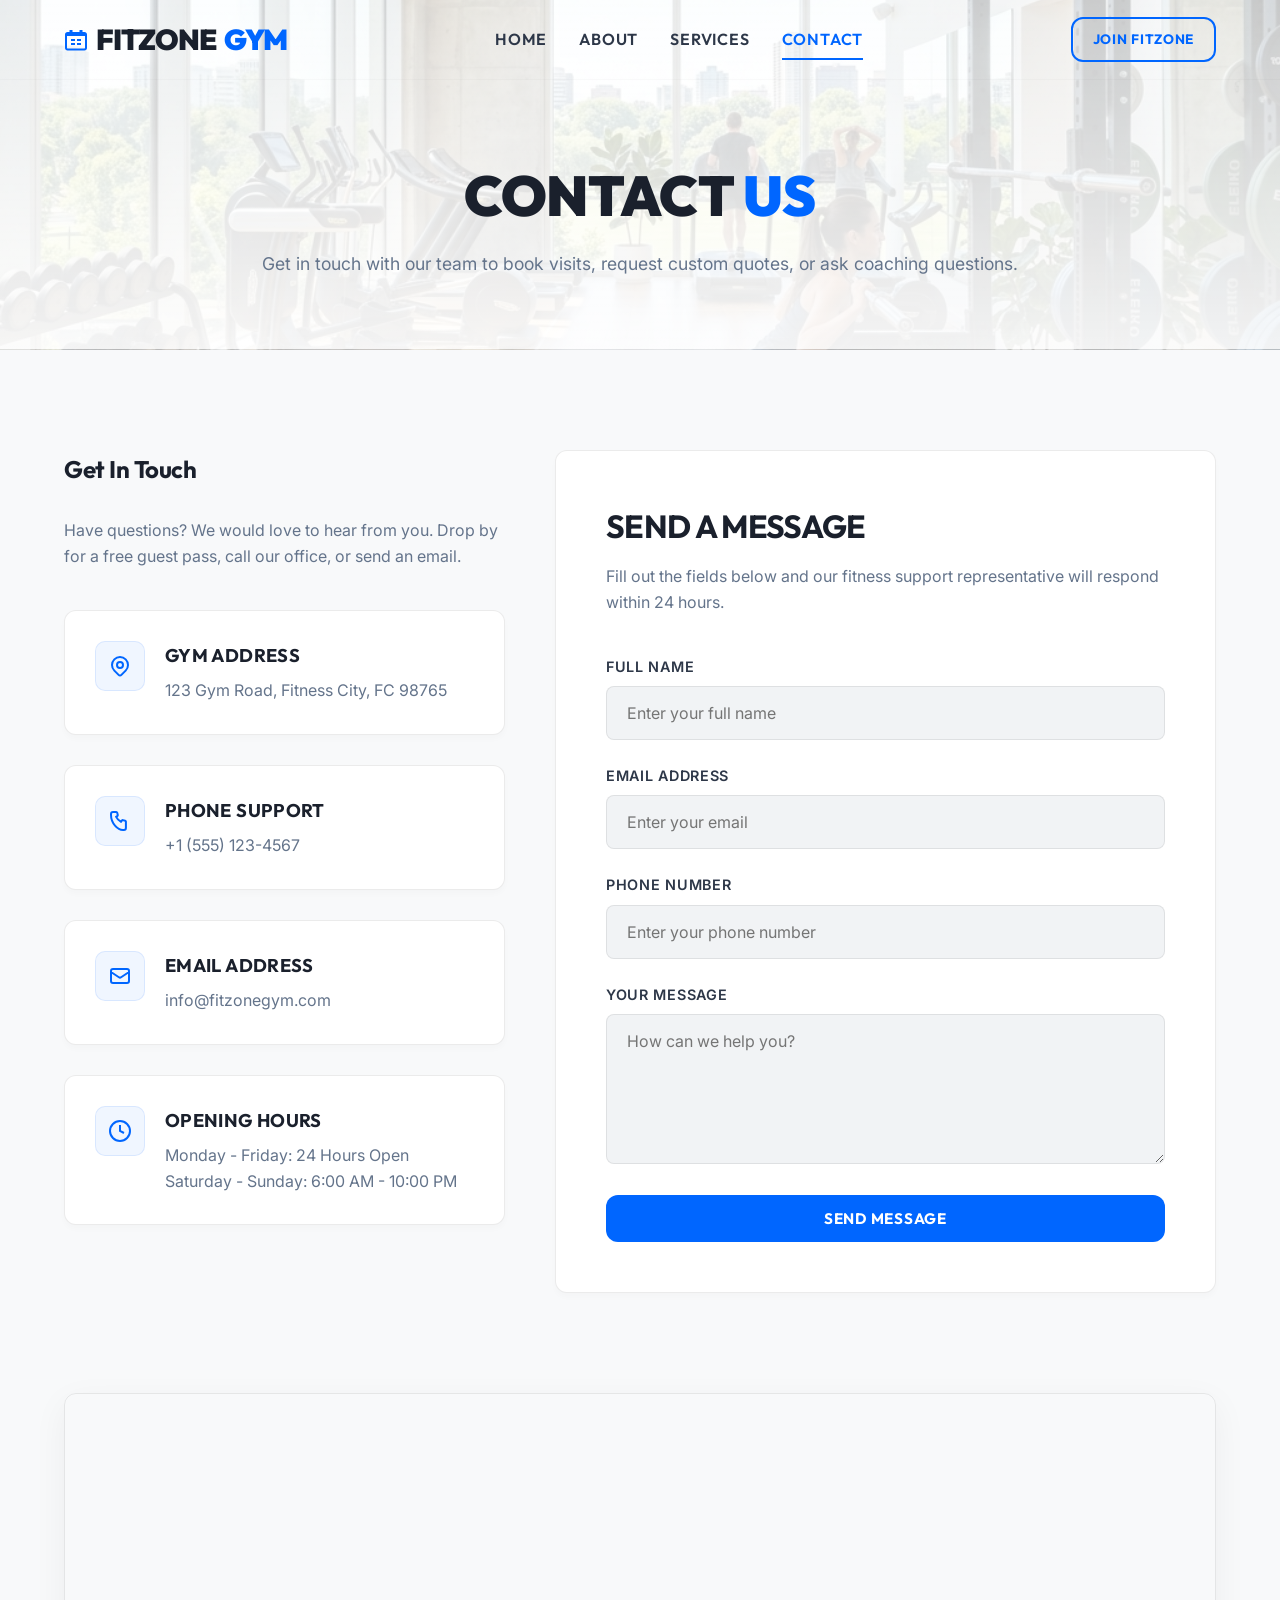
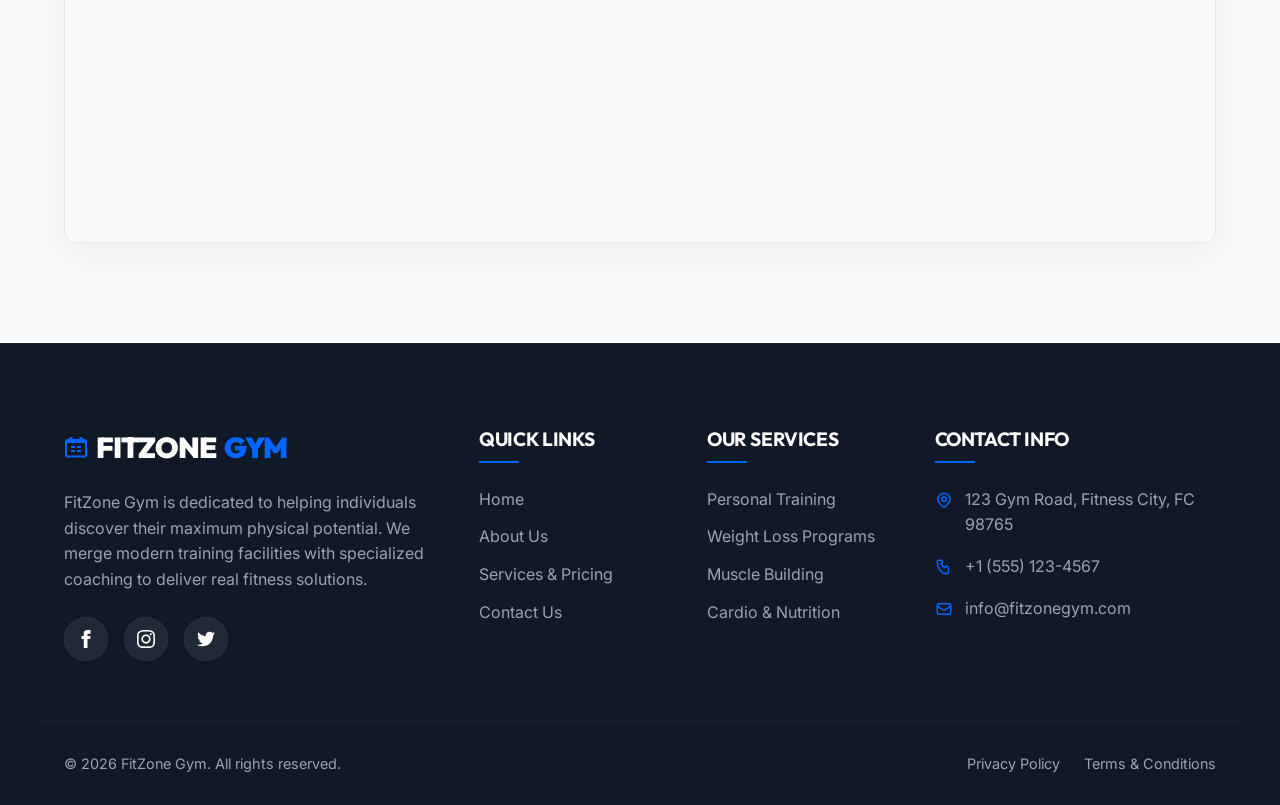
<file: contact.html>
<!DOCTYPE html>
<html lang="en">
<head>
  <meta charset="UTF-8">
  <meta name="viewport" content="width=device-width, initial-scale=1.0">
  <title>Contact Us | FitZone Gym</title>
  <meta name="description" content="Get in touch with FitZone Gym. Fill out our contact form or visit us at our fitness center. Find our address, phone, email, and location map here.">
  <!-- CSS Stylesheet -->
  <link rel="stylesheet" href="css/style.css">
</head>
<body>

  <!-- --- HEADER & NAVIGATION --- -->
  <header>
    <div class="container navbar">
      <a href="index.html" class="logo">
        <svg width="24" height="24" viewBox="0 0 24 24" fill="currentColor" xmlns="http://www.w3.org/2000/svg" style="color: var(--primary-color);">
          <path d="M20.5 4H18.5V2H15.5V4H8.5V2H5.5V4H3.5C2.12 4 1 5.12 1 6.5V20C1 21.38 2.12 22.5 3.5 22.5H20.5C21.88 22.5 23 21.38 23 20V6.5C23 5.12 21.88 4 20.5 4ZM21 20C21 20.28 20.78 20.5 20.5 20.5H3.5C3.22 20.5 3 20.28 3 20V8H21V20ZM11 11H7V13H11V11ZM17 11H13V13H17V11ZM11 15H7V17H11V15ZM17 15H13V17H17V15Z"/>
        </svg>
        FitZone<span>Gym</span>
      </a>
      
      <!-- Nav Links -->
      <nav class="nav-links">
        <a href="index.html">Home</a>
        <a href="about.html">About</a>
        <a href="services.html">Services</a>
        <a href="contact.html" class="active">Contact</a>
      </nav>

      <!-- Nav CTA -->
      <div class="nav-cta">
        <a href="contact.html" class="btn btn-outline" style="padding: 10px 20px; font-size: 0.85rem;">Join FitZone</a>
      </div>

      <!-- Hamburger Menu for Mobile -->
      <div class="hamburger">
        <span></span>
        <span></span>
        <span></span>
      </div>
    </div>
  </header>

  <!-- --- INNER PAGE HEADER --- -->
  <section class="page-header">
    <div class="container">
      <h1 class="reveal">Contact <span>Us</span></h1>
      <p class="reveal" style="transition-delay: 0.1s;">Get in touch with our team to book visits, request custom quotes, or ask coaching questions.</p>
    </div>
  </section>

  <!-- --- CONTACT DETAILS & FORM --- -->
  <section class="section-padding">
    <div class="container contact-grid">
      <!-- Left Column: Details -->
      <div class="contact-info-col reveal">
        <h2>Get In <span>Touch</span></h2>
        <p style="color: var(--text-gray); margin-bottom: 10px;">Have questions? We would love to hear from you. Drop by for a free guest pass, call our office, or send an email.</p>
        
        <!-- Info Card 1: Address -->
        <div class="contact-info-card">
          <div class="contact-info-icon">
            <svg width="24" height="24" fill="none" stroke="currentColor" stroke-width="2" viewBox="0 0 24 24"><path d="M17.657 16.657L13.414 20.9a1.998 1.998 0 01-2.827 0l-4.244-4.243a8 8 0 1111.314 0z"/><path d="M15 11a3 3 0 11-6 0 3 3 0 016 0z"/></svg>
          </div>
          <div class="contact-info-details">
            <h3>Gym Address</h3>
            <p>123 Gym Road, Fitness City, FC 98765</p>
          </div>
        </div>

        <!-- Info Card 2: Phone -->
        <div class="contact-info-card">
          <div class="contact-info-icon">
            <svg width="24" height="24" fill="none" stroke="currentColor" stroke-width="2" viewBox="0 0 24 24"><path d="M3 5a2 2 0 012-2h3.28a1 1 0 01.94.725l.548 2.2a1 1 0 01-.321.988l-1.305.98a10.582 10.582 0 004.872 4.872l.98-1.305a1 1 0 01.988-.321l2.2.548a1 1 0 01.725.94V19a2 2 0 01-2 2h-1C9.716 21 3 14.284 3 6V5z"/></svg>
          </div>
          <div class="contact-info-details">
            <h3>Phone Support</h3>
            <p>+1 (555) 123-4567</p>
          </div>
        </div>

        <!-- Info Card 3: Email -->
        <div class="contact-info-card">
          <div class="contact-info-icon">
            <svg width="24" height="24" fill="none" stroke="currentColor" stroke-width="2" viewBox="0 0 24 24"><path d="M3 8l7.89 5.26a2 2 0 002.22 0L21 8M5 19h14a2 2 0 002-2V7a2 2 0 00-2-2H5a2 2 0 00-2 2v10a2 2 0 002 2z"/></svg>
          </div>
          <div class="contact-info-details">
            <h3>Email Address</h3>
            <p>info@fitzonegym.com</p>
          </div>
        </div>

        <!-- Info Card 4: Hours -->
        <div class="contact-info-card">
          <div class="contact-info-icon">
            <svg width="24" height="24" fill="none" stroke="currentColor" stroke-width="2" viewBox="0 0 24 24"><circle cx="12" cy="12" r="10"/><polyline points="12 6 12 12 16 14"/></svg>
          </div>
          <div class="contact-info-details">
            <h3>Opening Hours</h3>
            <p>Monday - Friday: 24 Hours Open<br>Saturday - Sunday: 6:00 AM - 10:00 PM</p>
          </div>
        </div>
      </div>

      <!-- Right Column: Form -->
      <div class="contact-form-card reveal" style="transition-delay: 0.2s;">
        <h2>Send A <span>Message</span></h2>
        <p>Fill out the fields below and our fitness support representative will respond within 24 hours.</p>
        
        <form id="fitzone-contact-form" novalidate>
          <!-- Full Name -->
          <div class="form-group">
            <label for="fullname">Full Name</label>
            <input type="text" id="fullname" class="form-control" placeholder="Enter your full name" required>
          </div>

          <!-- Email -->
          <div class="form-group">
            <label for="email">Email Address</label>
            <input type="email" id="email" class="form-control" placeholder="Enter your email" required>
          </div>

          <!-- Phone Number -->
          <div class="form-group">
            <label for="phone">Phone Number</label>
            <input type="tel" id="phone" class="form-control" placeholder="Enter your phone number" required>
          </div>

          <!-- Message -->
          <div class="form-group">
            <label for="message">Your Message</label>
            <textarea id="message" class="form-control" placeholder="How can we help you?" required></textarea>
          </div>

          <button type="submit" class="btn btn-primary" style="width: 100%;">Send Message</button>
          
          <!-- Feedback Message Holder -->
          <div id="form-feedback" class="form-feedback"></div>
        </form>
      </div>
    </div>
  </section>

  <!-- --- MAP SECTION --- -->
  <section class="map-section reveal">
    <div class="container">
      <div class="map-container">
        <!-- Stylized Dark Map Embed Placeholder -->
        <iframe 
          src="https://www.google.com/maps/embed?pb=!1m18!1m12!1m3!1d3022.617544062095!2d-73.98762512343279!3d40.74844403541818!2m3!1f0!2f0!3f0!3m2!1i1024!2i768!4f13.1!3m3!1m2!1s0x89c259a9b3117469%3A0xd134e199a405a163!2sEmpire%20State%20Building!5e0!3m2!1sen!2sus!4v1700000000000!5m2!1sen!2sus" 
          allowfullscreen="" 
          loading="lazy" 
          referrerpolicy="no-referrer-when-downgrade"
          title="FitZone Gym Location Map">
        </iframe>
      </div>
    </div>
  </section>

  <!-- --- FOOTER --- -->
  <footer>
    <div class="container footer-grid">
      <div class="footer-info">
        <a href="index.html" class="logo">
          <svg width="24" height="24" viewBox="0 0 24 24" fill="currentColor" xmlns="http://www.w3.org/2000/svg" style="color: var(--primary-color);">
            <path d="M20.5 4H18.5V2H15.5V4H8.5V2H5.5V4H3.5C2.12 4 1 5.12 1 6.5V20C1 21.38 2.12 22.5 3.5 22.5H20.5C21.88 22.5 23 21.38 23 20V6.5C23 5.12 21.88 4 20.5 4ZM21 20C21 20.28 20.78 20.5 20.5 20.5H3.5C3.22 20.5 3 20.28 3 20V8H21V20ZM11 11H7V13H11V11ZM17 11H13V13H17V11ZM11 15H7V17H11V15ZM17 15H13V17H17V15Z"/>
          </svg>
          FitZone<span>Gym</span>
        </a>
        <p>FitZone Gym is dedicated to helping individuals discover their maximum physical potential. We merge modern training facilities with specialized coaching to deliver real fitness solutions.</p>
        <div class="social-links">
          <a href="#" aria-label="Facebook">
            <svg width="18" height="18" fill="currentColor" viewBox="0 0 24 24"><path d="M9 8h-3v4h3v12h5v-12h3.642l.358-4h-4v-1.667c0-.955.192-1.333 1.115-1.333h2.885v-5h-3.808c-3.596 0-5.192 1.583-5.192 4.615v3.385z"/></svg>
          </a>
          <a href="#" aria-label="Instagram">
            <svg width="18" height="18" fill="currentColor" viewBox="0 0 24 24"><path d="M12 2.163c3.204 0 3.584.012 4.85.07 3.252.148 4.771 1.691 4.919 4.919.058 1.265.069 1.645.069 4.849 0 3.205-.012 3.584-.069 4.849-.149 3.225-1.664 4.771-4.919 4.919-1.266.058-1.644.07-4.85.07-3.204 0-3.584-.012-4.849-.07-3.26-.149-4.771-1.699-4.919-4.92-.058-1.265-.07-1.644-.07-4.849 0-3.204.013-3.583.07-4.849.149-3.227 1.664-4.771 4.919-4.919 1.266-.057 1.645-.069 4.849-.069zm0-2c-3.259 0-3.667.014-4.947.072-4.358.2-6.78 2.618-6.98 6.98-.059 1.281-.073 1.689-.073 4.948 0 3.259.014 3.668.072 4.948.2 4.358 2.618 6.78 6.98 6.98 1.281.058 1.689.072 4.948.072 3.259 0 3.668-.014 4.948-.072 4.354-.2 6.782-2.618 6.979-6.98.059-1.28.073-1.689.073-4.948 0-3.259-.014-3.667-.072-4.947-.196-4.354-2.617-6.78-6.979-6.98-1.281-.059-1.69-.073-4.949-.073zm0 5.838c-3.403 0-6.162 2.759-6.162 6.162s2.759 6.163 6.162 6.163 6.162-2.759 6.162-6.163c0-3.403-2.759-6.162-6.162-6.162zm0 10.162c-2.209 0-4-1.79-4-4 0-2.209 1.791-4 4-4s4 1.791 4 4c0 2.21-1.791 4-4 4zm6.406-11.845c-.796 0-1.441.645-1.441 1.44s.645 1.44 1.441 1.44c.795 0 1.439-.645 1.439-1.44s-.644-1.44-1.439-1.44z"/></svg>
          </a>
          <a href="#" aria-label="Twitter">
            <svg width="18" height="18" fill="currentColor" viewBox="0 0 24 24"><path d="M24 4.557c-.883.392-1.832.656-2.828.775 1.017-.609 1.798-1.574 2.165-2.724-.951.564-2.005.974-3.127 1.195-.897-.957-2.178-1.555-3.594-1.555-3.179 0-5.515 2.966-4.797 6.045-4.091-.205-7.719-2.165-10.148-5.144-1.29 2.213-.669 5.108 1.523 6.574-.806-.026-1.566-.247-2.229-.616-.054 2.281 1.581 4.415 3.949 4.89-.693.188-1.452.232-2.224.084.626 1.956 2.444 3.379 4.6 3.419-2.07 1.623-4.678 2.348-7.29 2.04 2.179 1.397 4.768 2.212 7.548 2.212 9.142 0 14.307-7.721 13.995-14.646.962-.695 1.797-1.562 2.457-2.549z"/></svg>
          </a>
        </div>
      </div>

      <div class="footer-links-col">
        <h3 class="footer-heading">Quick Links</h3>
        <ul class="footer-links">
          <li><a href="index.html">Home</a></li>
          <li><a href="about.html">About Us</a></li>
          <li><a href="services.html">Services & Pricing</a></li>
          <li><a href="contact.html">Contact Us</a></li>
        </ul>
      </div>

      <div class="footer-links-col">
        <h3 class="footer-heading">Our Services</h3>
        <ul class="footer-links">
          <li><a href="services.html">Personal Training</a></li>
          <li><a href="services.html">Weight Loss Programs</a></li>
          <li><a href="services.html">Muscle Building</a></li>
          <li><a href="services.html">Cardio & Nutrition</a></li>
        </ul>
      </div>

      <div class="footer-contact">
        <h3 class="footer-heading">Contact Info</h3>
        <ul>
          <li>
            <svg width="18" height="18" fill="none" stroke="currentColor" stroke-width="2" viewBox="0 0 24 24"><path d="M17.657 16.657L13.414 20.9a1.998 1.998 0 01-2.827 0l-4.244-4.243a8 8 0 1111.314 0z"/><path d="M15 11a3 3 0 11-6 0 3 3 0 016 0z"/></svg>
            123 Gym Road, Fitness City, FC 98765
          </li>
          <li>
            <svg width="18" height="18" fill="none" stroke="currentColor" stroke-width="2" viewBox="0 0 24 24"><path d="M3 5a2 2 0 012-2h3.28a1 1 0 01.94.725l.548 2.2a1 1 0 01-.321.988l-1.305.98a10.582 10.582 0 004.872 4.872l.98-1.305a1 1 0 01.988-.321l2.2.548a1 1 0 01.725.94V19a2 2 0 01-2 2h-1C9.716 21 3 14.284 3 6V5z"/></svg>
            +1 (555) 123-4567
          </li>
          <li>
            <svg width="18" height="18" fill="none" stroke="currentColor" stroke-width="2" viewBox="0 0 24 24"><path d="M3 8l7.89 5.26a2 2 0 002.22 0L21 8M5 19h14a2 2 0 002-2V7a2 2 0 00-2-2H5a2 2 0 00-2 2v10a2 2 0 002 2z"/></svg>
            info@fitzonegym.com
          </li>
        </ul>
      </div>
    </div>

    <div class="container footer-bottom">
      <p>&copy; 2026 FitZone Gym. All rights reserved.</p>
      <div class="footer-bottom-links">
        <a href="#">Privacy Policy</a>
        <a href="#">Terms & Conditions</a>
      </div>
    </div>
  </footer>

  <!-- --- JAVASCRIPT --- -->
  <script src="js/script.js"></script>
</body>
</html>
</file>
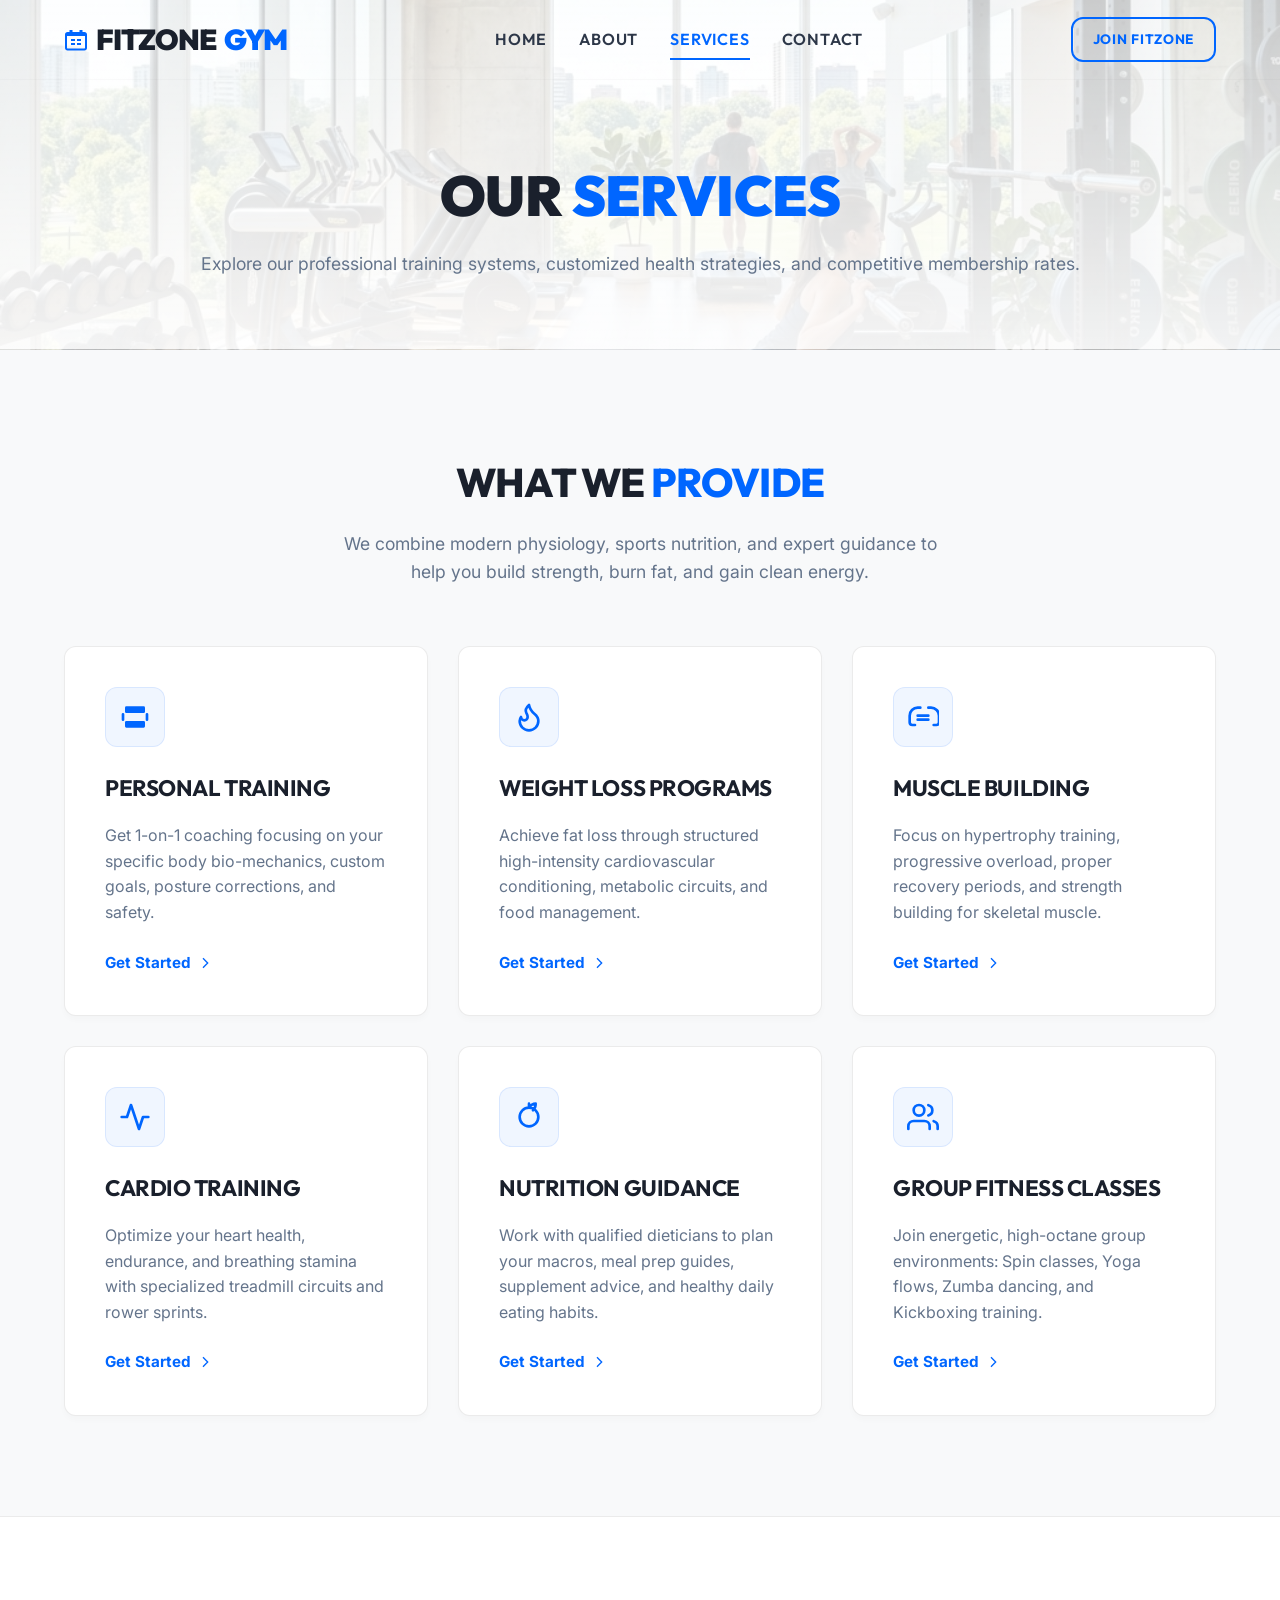
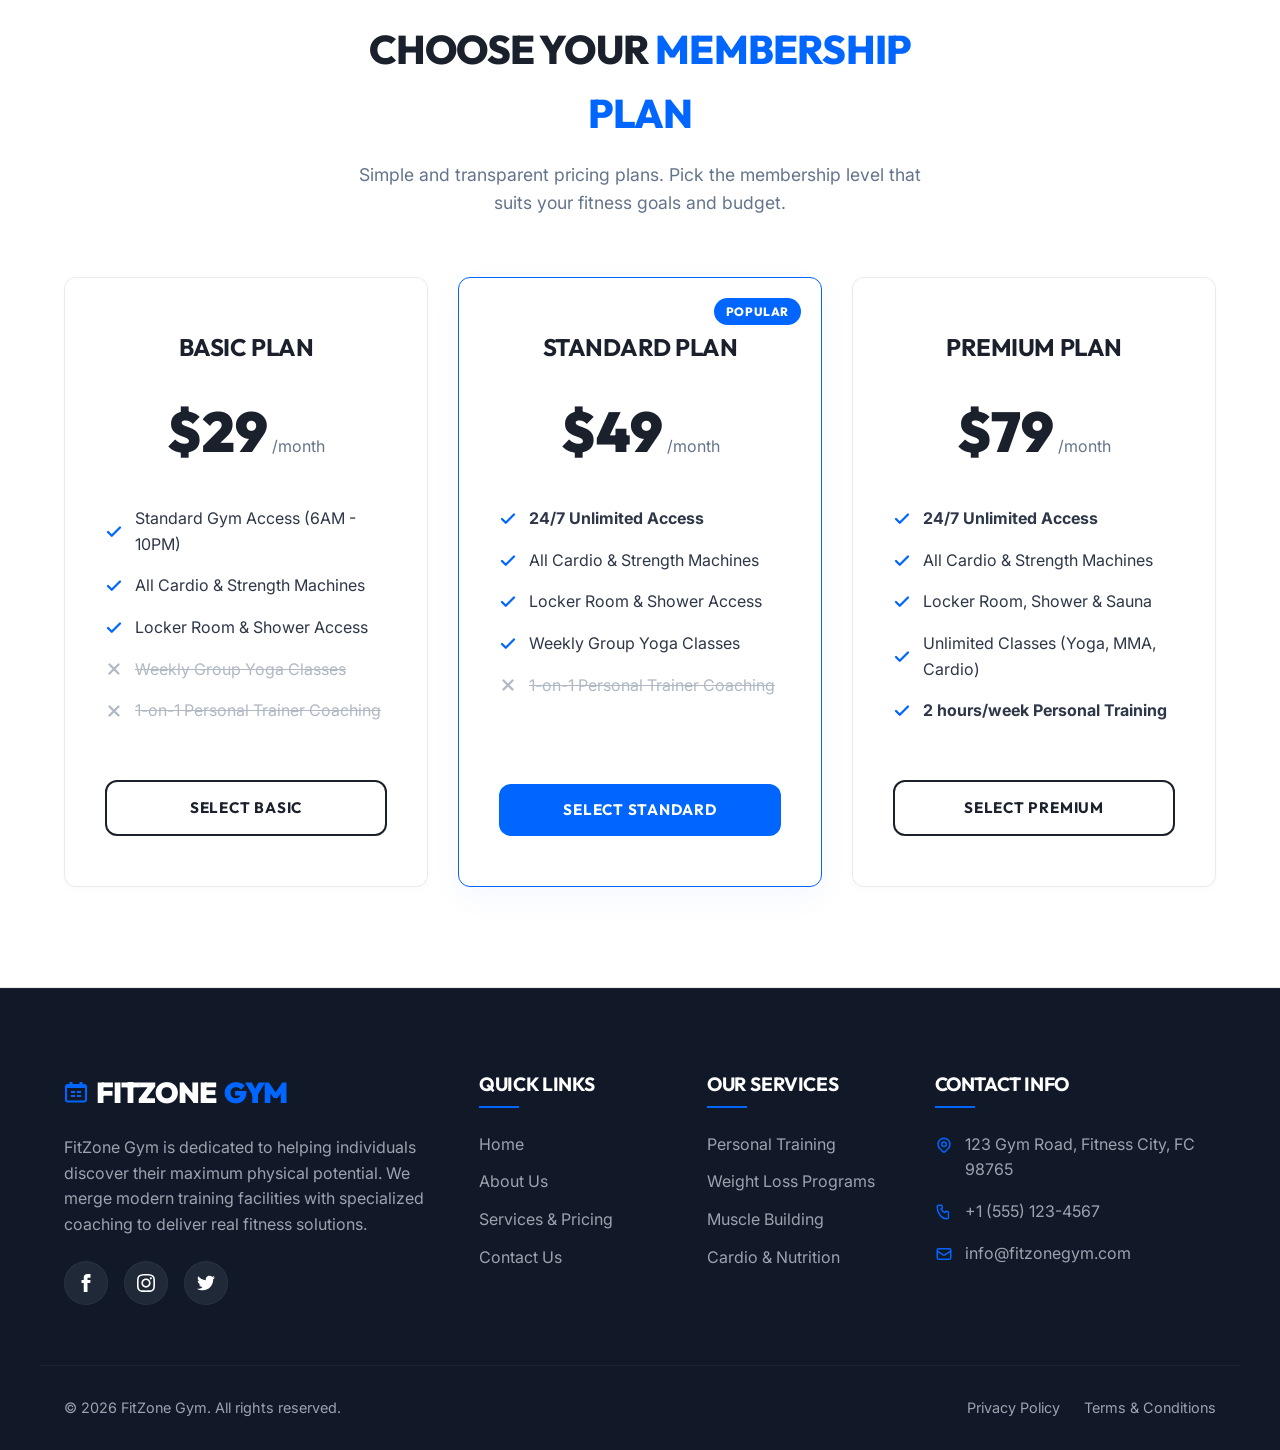
<file: services.html>
<!DOCTYPE html>
<html lang="en">
<head>
  <meta charset="UTF-8">
  <meta name="viewport" content="width=device-width, initial-scale=1.0">
  <title>Our Services & Pricing | FitZone Gym</title>
  <meta name="description" content="Explore the diverse training programs at FitZone Gym: Personal Training, Muscle Building, Cardio, Nutrition Guidance, Weight Loss, and Group Fitness. Choose your plan.">
  <!-- CSS Stylesheet -->
  <link rel="stylesheet" href="css/style.css">
</head>
<body>

  <!-- --- HEADER & NAVIGATION --- -->
  <header>
    <div class="container navbar">
      <a href="index.html" class="logo">
        <svg width="24" height="24" viewBox="0 0 24 24" fill="currentColor" xmlns="http://www.w3.org/2000/svg" style="color: var(--primary-color);">
          <path d="M20.5 4H18.5V2H15.5V4H8.5V2H5.5V4H3.5C2.12 4 1 5.12 1 6.5V20C1 21.38 2.12 22.5 3.5 22.5H20.5C21.88 22.5 23 21.38 23 20V6.5C23 5.12 21.88 4 20.5 4ZM21 20C21 20.28 20.78 20.5 20.5 20.5H3.5C3.22 20.5 3 20.28 3 20V8H21V20ZM11 11H7V13H11V11ZM17 11H13V13H17V11ZM11 15H7V17H11V15ZM17 15H13V17H17V15Z"/>
        </svg>
        FitZone<span>Gym</span>
      </a>
      
      <!-- Nav Links -->
      <nav class="nav-links">
        <a href="index.html">Home</a>
        <a href="about.html">About</a>
        <a href="services.html" class="active">Services</a>
        <a href="contact.html">Contact</a>
      </nav>

      <!-- Nav CTA -->
      <div class="nav-cta">
        <a href="contact.html" class="btn btn-outline" style="padding: 10px 20px; font-size: 0.85rem;">Join FitZone</a>
      </div>

      <!-- Hamburger Menu for Mobile -->
      <div class="hamburger">
        <span></span>
        <span></span>
        <span></span>
      </div>
    </div>
  </header>

  <!-- --- INNER PAGE HEADER --- -->
  <section class="page-header">
    <div class="container">
      <h1 class="reveal">Our <span>Services</span></h1>
      <p class="reveal" style="transition-delay: 0.1s;">Explore our professional training systems, customized health strategies, and competitive membership rates.</p>
    </div>
  </section>

  <!-- --- SERVICES SHOWCASE SECTION --- -->
  <section class="section-padding">
    <div class="container">
      <div class="section-header reveal">
        <h2>What We <span>Provide</span></h2>
        <p>We combine modern physiology, sports nutrition, and expert guidance to help you build strength, burn fat, and gain clean energy.</p>
      </div>

      <div class="services-grid">
        <!-- Service 1 -->
        <div class="service-card reveal" style="transition-delay: 0.1s;">
          <div class="service-icon">
            <!-- Dumbbell SVG -->
            <svg width="32" height="32" viewBox="0 0 24 24" fill="none" stroke="currentColor" stroke-width="2" stroke-linecap="round" stroke-linejoin="round">
              <path d="M6.5 6.5h11M6.5 17.5h11M3 10v4M21 10v4M5.5 5h13v3h-13zM5.5 16h13v3h-13z"/>
            </svg>
          </div>
          <h3>Personal Training</h3>
          <p>Get 1-on-1 coaching focusing on your specific body bio-mechanics, custom goals, posture corrections, and safety.</p>
          <a href="contact.html" class="service-link">
            Get Started
            <svg width="16" height="16" fill="none" stroke="currentColor" stroke-width="2" viewBox="0 0 24 24"><path d="M9 5l7 7-7 7"/></svg>
          </a>
        </div>

        <!-- Service 2 -->
        <div class="service-card reveal" style="transition-delay: 0.2s;">
          <div class="service-icon">
            <!-- Flame SVG -->
            <svg width="32" height="32" viewBox="0 0 24 24" fill="none" stroke="currentColor" stroke-width="2" stroke-linecap="round" stroke-linejoin="round">
              <path d="M8.5 14.5A2.5 2.5 0 0011 12c0-1.38-.5-2-1-3-1.072-2.143-.224-4.054 2-6 .5 2.5 2 4.9 4 6.5 2 1.6 3 3.5 3 5.5a7 7 0 11-14 0c0-1.153.433-2.294 1-3a2.5 2.5 0 002.5 2.5z"/>
            </svg>
          </div>
          <h3>Weight Loss Programs</h3>
          <p>Achieve fat loss through structured high-intensity cardiovascular conditioning, metabolic circuits, and food management.</p>
          <a href="contact.html" class="service-link">
            Get Started
            <svg width="16" height="16" fill="none" stroke="currentColor" stroke-width="2" viewBox="0 0 24 24"><path d="M9 5l7 7-7 7"/></svg>
          </a>
        </div>

        <!-- Service 3 -->
        <div class="service-card reveal" style="transition-delay: 0.3s;">
          <div class="service-icon">
            <!-- Muscle Arm / Biceps SVG -->
            <svg width="32" height="32" viewBox="0 0 24 24" fill="none" stroke="currentColor" stroke-width="2" stroke-linecap="round" stroke-linejoin="round">
              <path d="M6 18H4a2 2 0 01-2-2v-5a6 6 0 016-6h2m10 13h2a2 2 0 002-2v-5a6 6 0 00-6-6h-2m-8 6h8M8 14h8"/>
            </svg>
          </div>
          <h3>Muscle Building</h3>
          <p>Focus on hypertrophy training, progressive overload, proper recovery periods, and strength building for skeletal muscle.</p>
          <a href="contact.html" class="service-link">
            Get Started
            <svg width="16" height="16" fill="none" stroke="currentColor" stroke-width="2" viewBox="0 0 24 24"><path d="M9 5l7 7-7 7"/></svg>
          </a>
        </div>

        <!-- Service 4 -->
        <div class="service-card reveal" style="transition-delay: 0.4s;">
          <div class="service-icon">
            <!-- Heart Pulse SVG -->
            <svg width="32" height="32" viewBox="0 0 24 24" fill="none" stroke="currentColor" stroke-width="2" stroke-linecap="round" stroke-linejoin="round">
              <path d="M22 12h-4l-3 9L9 3l-3 9H2"/>
            </svg>
          </div>
          <h3>Cardio Training</h3>
          <p>Optimize your heart health, endurance, and breathing stamina with specialized treadmill circuits and rower sprints.</p>
          <a href="contact.html" class="service-link">
            Get Started
            <svg width="16" height="16" fill="none" stroke="currentColor" stroke-width="2" viewBox="0 0 24 24"><path d="M9 5l7 7-7 7"/></svg>
          </a>
        </div>

        <!-- Service 5 -->
        <div class="service-card reveal" style="transition-delay: 0.5s;">
          <div class="service-icon">
            <!-- Apple / Salad SVG -->
            <svg width="32" height="32" viewBox="0 0 24 24" fill="none" stroke="currentColor" stroke-width="2" stroke-linecap="round" stroke-linejoin="round">
              <path d="M12 2v3m0 0a7 7 0 100 14 7 7 0 000-14zM12 5c2-3 5-3 5-3s0 3-2 5"/>
            </svg>
          </div>
          <h3>Nutrition Guidance</h3>
          <p>Work with qualified dieticians to plan your macros, meal prep guides, supplement advice, and healthy daily eating habits.</p>
          <a href="contact.html" class="service-link">
            Get Started
            <svg width="16" height="16" fill="none" stroke="currentColor" stroke-width="2" viewBox="0 0 24 24"><path d="M9 5l7 7-7 7"/></svg>
          </a>
        </div>

        <!-- Service 6 -->
        <div class="service-card reveal" style="transition-delay: 0.6s;">
          <div class="service-icon">
            <!-- Users SVG -->
            <svg width="32" height="32" viewBox="0 0 24 24" fill="none" stroke="currentColor" stroke-width="2" stroke-linecap="round" stroke-linejoin="round">
              <path d="M17 21v-2a4 4 0 00-4-4H5a4 4 0 00-4 4v2M9 11a4 4 0 100-8 4 4 0 000 8zm14 10v-2a4 4 0 00-3-3.87m-4-12a4 4 0 010 7.75"/>
            </svg>
          </div>
          <h3>Group Fitness Classes</h3>
          <p>Join energetic, high-octane group environments: Spin classes, Yoga flows, Zumba dancing, and Kickboxing training.</p>
          <a href="contact.html" class="service-link">
            Get Started
            <svg width="16" height="16" fill="none" stroke="currentColor" stroke-width="2" viewBox="0 0 24 24"><path d="M9 5l7 7-7 7"/></svg>
          </a>
        </div>
      </div>
    </div>
  </section>

  <!-- --- PRICING GRID --- -->
  <section class="section-padding" style="background-color: var(--bg-surface); border-top: 1px solid var(--border-color); border-bottom: 1px solid var(--border-color);">
    <div class="container">
      <div class="section-header reveal">
        <h2>Choose Your <span>Membership Plan</span></h2>
        <p>Simple and transparent pricing plans. Pick the membership level that suits your fitness goals and budget.</p>
      </div>

      <div class="pricing-grid">
        <!-- Basic Plan -->
        <div class="pricing-card reveal" style="transition-delay: 0.1s;">
          <div class="pricing-header">
            <h3>Basic Plan</h3>
            <div class="pricing-price">
              <span class="amount">$29</span>
              <span class="period">/month</span>
            </div>
          </div>
          <ul class="pricing-features">
            <li>
              <svg width="18" height="18" viewBox="0 0 24 24" fill="none" stroke="currentColor" stroke-width="3" stroke-linecap="round" stroke-linejoin="round"><polyline points="20 6 9 17 4 12"/></svg>
              Standard Gym Access (6AM - 10PM)
            </li>
            <li>
              <svg width="18" height="18" viewBox="0 0 24 24" fill="none" stroke="currentColor" stroke-width="3" stroke-linecap="round" stroke-linejoin="round"><polyline points="20 6 9 17 4 12"/></svg>
              All Cardio & Strength Machines
            </li>
            <li>
              <svg width="18" height="18" viewBox="0 0 24 24" fill="none" stroke="currentColor" stroke-width="3" stroke-linecap="round" stroke-linejoin="round"><polyline points="20 6 9 17 4 12"/></svg>
              Locker Room & Shower Access
            </li>
            <li class="disabled">
              <svg width="18" height="18" viewBox="0 0 24 24" fill="none" stroke="currentColor" stroke-width="3" stroke-linecap="round" stroke-linejoin="round"><line x1="18" y1="6" x2="6" y2="18"/><line x1="6" y1="6" x2="18" y2="18"/></svg>
              Weekly Group Yoga Classes
            </li>
            <li class="disabled">
              <svg width="18" height="18" viewBox="0 0 24 24" fill="none" stroke="currentColor" stroke-width="3" stroke-linecap="round" stroke-linejoin="round"><line x1="18" y1="6" x2="6" y2="18"/><line x1="6" y1="6" x2="18" y2="18"/></svg>
              1-on-1 Personal Trainer Coaching
            </li>
          </ul>
          <a href="contact.html" class="btn btn-secondary" style="margin-top: auto;">Select Basic</a>
        </div>

        <!-- Standard Plan (Featured) -->
        <div class="pricing-card featured reveal" style="transition-delay: 0.2s;">
          <div class="pricing-header">
            <h3>Standard Plan</h3>
            <div class="pricing-price">
              <span class="amount">$49</span>
              <span class="period">/month</span>
            </div>
          </div>
          <ul class="pricing-features">
            <li>
              <svg width="18" height="18" viewBox="0 0 24 24" fill="none" stroke="currentColor" stroke-width="3" stroke-linecap="round" stroke-linejoin="round"><polyline points="20 6 9 17 4 12"/></svg>
              <strong>24/7 Unlimited Access</strong>
            </li>
            <li>
              <svg width="18" height="18" viewBox="0 0 24 24" fill="none" stroke="currentColor" stroke-width="3" stroke-linecap="round" stroke-linejoin="round"><polyline points="20 6 9 17 4 12"/></svg>
              All Cardio & Strength Machines
            </li>
            <li>
              <svg width="18" height="18" viewBox="0 0 24 24" fill="none" stroke="currentColor" stroke-width="3" stroke-linecap="round" stroke-linejoin="round"><polyline points="20 6 9 17 4 12"/></svg>
              Locker Room & Shower Access
            </li>
            <li>
              <svg width="18" height="18" viewBox="0 0 24 24" fill="none" stroke="currentColor" stroke-width="3" stroke-linecap="round" stroke-linejoin="round"><polyline points="20 6 9 17 4 12"/></svg>
              Weekly Group Yoga Classes
            </li>
            <li class="disabled">
              <svg width="18" height="18" viewBox="0 0 24 24" fill="none" stroke="currentColor" stroke-width="3" stroke-linecap="round" stroke-linejoin="round"><line x1="18" y1="6" x2="6" y2="18"/><line x1="6" y1="6" x2="18" y2="18"/></svg>
              1-on-1 Personal Trainer Coaching
            </li>
          </ul>
          <a href="contact.html" class="btn btn-primary" style="margin-top: auto;">Select Standard</a>
        </div>

        <!-- Premium Plan -->
        <div class="pricing-card reveal" style="transition-delay: 0.3s;">
          <div class="pricing-header">
            <h3>Premium Plan</h3>
            <div class="pricing-price">
              <span class="amount">$79</span>
              <span class="period">/month</span>
            </div>
          </div>
          <ul class="pricing-features">
            <li>
              <svg width="18" height="18" viewBox="0 0 24 24" fill="none" stroke="currentColor" stroke-width="3" stroke-linecap="round" stroke-linejoin="round"><polyline points="20 6 9 17 4 12"/></svg>
              <strong>24/7 Unlimited Access</strong>
            </li>
            <li>
              <svg width="18" height="18" viewBox="0 0 24 24" fill="none" stroke="currentColor" stroke-width="3" stroke-linecap="round" stroke-linejoin="round"><polyline points="20 6 9 17 4 12"/></svg>
              All Cardio & Strength Machines
            </li>
            <li>
              <svg width="18" height="18" viewBox="0 0 24 24" fill="none" stroke="currentColor" stroke-width="3" stroke-linecap="round" stroke-linejoin="round"><polyline points="20 6 9 17 4 12"/></svg>
              Locker Room, Shower & Sauna
            </li>
            <li>
              <svg width="18" height="18" viewBox="0 0 24 24" fill="none" stroke="currentColor" stroke-width="3" stroke-linecap="round" stroke-linejoin="round"><polyline points="20 6 9 17 4 12"/></svg>
              Unlimited Classes (Yoga, MMA, Cardio)
            </li>
            <li>
              <svg width="18" height="18" viewBox="0 0 24 24" fill="none" stroke="currentColor" stroke-width="3" stroke-linecap="round" stroke-linejoin="round"><polyline points="20 6 9 17 4 12"/></svg>
              <strong>2 hours/week Personal Training</strong>
            </li>
          </ul>
          <a href="contact.html" class="btn btn-secondary" style="margin-top: auto;">Select Premium</a>
        </div>
      </div>
    </div>
  </section>

  <!-- --- FOOTER --- -->
  <footer>
    <div class="container footer-grid">
      <div class="footer-info">
        <a href="index.html" class="logo">
          <svg width="24" height="24" viewBox="0 0 24 24" fill="currentColor" xmlns="http://www.w3.org/2000/svg" style="color: var(--primary-color);">
            <path d="M20.5 4H18.5V2H15.5V4H8.5V2H5.5V4H3.5C2.12 4 1 5.12 1 6.5V20C1 21.38 2.12 22.5 3.5 22.5H20.5C21.88 22.5 23 21.38 23 20V6.5C23 5.12 21.88 4 20.5 4ZM21 20C21 20.28 20.78 20.5 20.5 20.5H3.5C3.22 20.5 3 20.28 3 20V8H21V20ZM11 11H7V13H11V11ZM17 11H13V13H17V11ZM11 15H7V17H11V15ZM17 15H13V17H17V15Z"/>
          </svg>
          FitZone<span>Gym</span>
        </a>
        <p>FitZone Gym is dedicated to helping individuals discover their maximum physical potential. We merge modern training facilities with specialized coaching to deliver real fitness solutions.</p>
        <div class="social-links">
          <a href="#" aria-label="Facebook">
            <svg width="18" height="18" fill="currentColor" viewBox="0 0 24 24"><path d="M9 8h-3v4h3v12h5v-12h3.642l.358-4h-4v-1.667c0-.955.192-1.333 1.115-1.333h2.885v-5h-3.808c-3.596 0-5.192 1.583-5.192 4.615v3.385z"/></svg>
          </a>
          <a href="#" aria-label="Instagram">
            <svg width="18" height="18" fill="currentColor" viewBox="0 0 24 24"><path d="M12 2.163c3.204 0 3.584.012 4.85.07 3.252.148 4.771 1.691 4.919 4.919.058 1.265.069 1.645.069 4.849 0 3.205-.012 3.584-.069 4.849-.149 3.225-1.664 4.771-4.919 4.919-1.266.058-1.644.07-4.85.07-3.204 0-3.584-.012-4.849-.07-3.26-.149-4.771-1.699-4.919-4.92-.058-1.265-.07-1.644-.07-4.849 0-3.204.013-3.583.07-4.849.149-3.227 1.664-4.771 4.919-4.919 1.266-.057 1.645-.069 4.849-.069zm0-2c-3.259 0-3.667.014-4.947.072-4.358.2-6.78 2.618-6.98 6.98-.059 1.281-.073 1.689-.073 4.948 0 3.259.014 3.668.072 4.948.2 4.358 2.618 6.78 6.98 6.98 1.281.058 1.689.072 4.948.072 3.259 0 3.668-.014 4.948-.072 4.354-.2 6.782-2.618 6.979-6.98.059-1.28.073-1.689.073-4.948 0-3.259-.014-3.667-.072-4.947-.196-4.354-2.617-6.78-6.979-6.98-1.281-.059-1.69-.073-4.949-.073zm0 5.838c-3.403 0-6.162 2.759-6.162 6.162s2.759 6.163 6.162 6.163 6.162-2.759 6.162-6.163c0-3.403-2.759-6.162-6.162-6.162zm0 10.162c-2.209 0-4-1.79-4-4 0-2.209 1.791-4 4-4s4 1.791 4 4c0 2.21-1.791 4-4 4zm6.406-11.845c-.796 0-1.441.645-1.441 1.44s.645 1.44 1.441 1.44c.795 0 1.439-.645 1.439-1.44s-.644-1.44-1.439-1.44z"/></svg>
          </a>
          <a href="#" aria-label="Twitter">
            <svg width="18" height="18" fill="currentColor" viewBox="0 0 24 24"><path d="M24 4.557c-.883.392-1.832.656-2.828.775 1.017-.609 1.798-1.574 2.165-2.724-.951.564-2.005.974-3.127 1.195-.897-.957-2.178-1.555-3.594-1.555-3.179 0-5.515 2.966-4.797 6.045-4.091-.205-7.719-2.165-10.148-5.144-1.29 2.213-.669 5.108 1.523 6.574-.806-.026-1.566-.247-2.229-.616-.054 2.281 1.581 4.415 3.949 4.89-.693.188-1.452.232-2.224.084.626 1.956 2.444 3.379 4.6 3.419-2.07 1.623-4.678 2.348-7.29 2.04 2.179 1.397 4.768 2.212 7.548 2.212 9.142 0 14.307-7.721 13.995-14.646.962-.695 1.797-1.562 2.457-2.549z"/></svg>
          </a>
        </div>
      </div>

      <div class="footer-links-col">
        <h3 class="footer-heading">Quick Links</h3>
        <ul class="footer-links">
          <li><a href="index.html">Home</a></li>
          <li><a href="about.html">About Us</a></li>
          <li><a href="services.html">Services & Pricing</a></li>
          <li><a href="contact.html">Contact Us</a></li>
        </ul>
      </div>

      <div class="footer-links-col">
        <h3 class="footer-heading">Our Services</h3>
        <ul class="footer-links">
          <li><a href="services.html">Personal Training</a></li>
          <li><a href="services.html">Weight Loss Programs</a></li>
          <li><a href="services.html">Muscle Building</a></li>
          <li><a href="services.html">Cardio & Nutrition</a></li>
        </ul>
      </div>

      <div class="footer-contact">
        <h3 class="footer-heading">Contact Info</h3>
        <ul>
          <li>
            <svg width="18" height="18" fill="none" stroke="currentColor" stroke-width="2" viewBox="0 0 24 24"><path d="M17.657 16.657L13.414 20.9a1.998 1.998 0 01-2.827 0l-4.244-4.243a8 8 0 1111.314 0z"/><path d="M15 11a3 3 0 11-6 0 3 3 0 016 0z"/></svg>
            123 Gym Road, Fitness City, FC 98765
          </li>
          <li>
            <svg width="18" height="18" fill="none" stroke="currentColor" stroke-width="2" viewBox="0 0 24 24"><path d="M3 5a2 2 0 012-2h3.28a1 1 0 01.94.725l.548 2.2a1 1 0 01-.321.988l-1.305.98a10.582 10.582 0 004.872 4.872l.98-1.305a1 1 0 01.988-.321l2.2.548a1 1 0 01.725.94V19a2 2 0 01-2 2h-1C9.716 21 3 14.284 3 6V5z"/></svg>
            +1 (555) 123-4567
          </li>
          <li>
            <svg width="18" height="18" fill="none" stroke="currentColor" stroke-width="2" viewBox="0 0 24 24"><path d="M3 8l7.89 5.26a2 2 0 002.22 0L21 8M5 19h14a2 2 0 002-2V7a2 2 0 00-2-2H5a2 2 0 00-2 2v10a2 2 0 002 2z"/></svg>
            info@fitzonegym.com
          </li>
        </ul>
      </div>
    </div>

    <div class="container footer-bottom">
      <p>&copy; 2026 FitZone Gym. All rights reserved.</p>
      <div class="footer-bottom-links">
        <a href="#">Privacy Policy</a>
        <a href="#">Terms & Conditions</a>
      </div>
    </div>
  </footer>

  <!-- --- JAVASCRIPT --- -->
  <script src="js/script.js"></script>
</body>
</html>
</file>
<file: css/style.css>
/* ==========================================================================
   FitZone Gym - Global Stylesheet (Clean Light Theme)
   Theme: Modern Light & Athletic (Active Royal Blue Accent)
   ========================================================================== */

/* --- Google Fonts Import --- */
@import url('https://fonts.googleapis.com/css2?family=Inter:wght@300;400;500;600;700&family=Outfit:wght@400;600;700;800;900&display=swap');

/* --- CSS Root Variables --- */
:root {
  --primary-color: #0066ff;      /* Active Athletic Blue */
  --primary-hover: #0052cc;
  --primary-glow: rgba(0, 102, 255, 0.15);
  
  --bg-main: #f8f9fa;            /* Clean light background */
  --bg-surface: #ffffff;         /* Pure White Cards */
  --bg-surface-alt: #f1f3f5;     /* Soft Light Gray for inputs/divs */
  
  --text-white: #1a202c;         /* Dark Slate Charcoal for main headings */
  --text-light: #2d3748;         /* Slate gray for body texts */
  --text-gray: #64748b;          /* Cool gray for secondary captions */
  
  --border-color: rgba(0, 0, 0, 0.08);
  --border-accent: rgba(0, 102, 255, 0.25);
  
  --font-headings: 'Outfit', sans-serif;
  --font-body: 'Inter', sans-serif;
  
  --transition: all 0.3s cubic-bezier(0.25, 0.8, 0.25, 1);
  --border-radius: 12px;
  --container-width: 1200px;
  --header-height: 80px;
}

/* --- Reset & Base Styles --- */
*, *::before, *::after {
  box-sizing: border-box;
  margin: 0;
  padding: 0;
}

html {
  scroll-behavior: smooth;
  font-size: 16px;
}

body {
  background-color: var(--bg-main);
  color: var(--text-light);
  font-family: var(--font-body);
  line-height: 1.6;
  overflow-x: hidden;
}

h1, h2, h3, h4, h5, h6 {
  font-family: var(--font-headings);
  color: var(--text-white);
  font-weight: 700;
  letter-spacing: -0.02em;
}

a {
  color: inherit;
  text-decoration: none;
  transition: var(--transition);
}

img {
  max-width: 100%;
  height: auto;
  display: block;
}

ul {
  list-style: none;
}

button, input, textarea, select {
  font-family: inherit;
  font-size: inherit;
  color: inherit;
  background: none;
  border: none;
  outline: none;
}

/* --- Scrollbar Customization --- */
::-webkit-scrollbar {
  width: 10px;
}
::-webkit-scrollbar-track {
  background: var(--bg-main);
}
::-webkit-scrollbar-thumb {
  background: var(--bg-surface-alt);
  border: 2px solid var(--bg-main);
  border-radius: 6px;
}
::-webkit-scrollbar-thumb:hover {
  background: var(--primary-color);
}

/* --- Utility Classes --- */
.container {
  width: 100%;
  max-width: var(--container-width);
  margin: 0 auto;
  padding: 0 24px;
}

.text-center { text-align: center; }
.text-primary { color: var(--primary-color) !important; }

.section-padding {
  padding: 100px 0;
}

.section-header {
  text-align: center;
  max-width: 600px;
  margin: 0 auto 60px;
}

.section-header h2 {
  font-size: 2.5rem;
  text-transform: uppercase;
  margin-bottom: 16px;
  font-weight: 800;
}

.section-header h2 span {
  color: var(--primary-color);
}

.section-header p {
  color: var(--text-gray);
  font-size: 1.1rem;
}

/* --- Buttons --- */
.btn {
  display: inline-flex;
  align-items: center;
  justify-content: center;
  padding: 14px 28px;
  font-family: var(--font-headings);
  font-weight: 700;
  text-transform: uppercase;
  font-size: 0.95rem;
  letter-spacing: 0.05em;
  border-radius: var(--border-radius);
  cursor: pointer;
  transition: var(--transition);
}

.btn-primary {
  background-color: var(--primary-color);
  color: #ffffff;
}

.btn-primary:hover {
  background-color: var(--primary-hover);
  box-shadow: 0 0 20px var(--primary-glow);
  transform: translateY(-2px);
}

.btn-secondary {
  border: 2px solid var(--text-white);
  color: var(--text-white);
}

.btn-secondary:hover {
  background-color: var(--text-white);
  color: #ffffff;
  transform: translateY(-2px);
}

.btn-outline {
  border: 2px solid var(--primary-color);
  color: var(--primary-color);
}

.btn-outline:hover {
  background-color: var(--primary-color);
  color: #ffffff;
  box-shadow: 0 0 15px var(--primary-glow);
  transform: translateY(-2px);
}

.btn-group {
  display: flex;
  gap: 16px;
  justify-content: center;
}

/* ==========================================================================
   Header & Navigation
   ========================================================================== */
header {
  position: fixed;
  top: 0;
  left: 0;
  width: 100%;
  height: var(--header-height);
  z-index: 1000;
  transition: var(--transition);
  border-bottom: 1px solid rgba(0, 0, 0, 0.02);
}

header.scrolled {
  background-color: rgba(255, 255, 255, 0.9);
  backdrop-filter: blur(12px);
  -webkit-backdrop-filter: blur(12px);
  border-bottom: 1px solid var(--border-color);
  box-shadow: 0 4px 20px rgba(0, 0, 0, 0.05);
}

.navbar {
  display: flex;
  align-items: center;
  justify-content: space-between;
  height: 100%;
}

.logo {
  font-family: var(--font-headings);
  font-size: 1.8rem;
  font-weight: 900;
  letter-spacing: -0.03em;
  text-transform: uppercase;
  display: flex;
  align-items: center;
  gap: 8px;
  color: var(--text-white);
}

.logo span {
  color: var(--primary-color);
}

.nav-links {
  display: flex;
  gap: 32px;
}

.nav-links a {
  font-family: var(--font-headings);
  font-weight: 600;
  font-size: 1rem;
  text-transform: uppercase;
  letter-spacing: 0.05em;
  color: var(--text-light);
  padding: 8px 0;
  position: relative;
}

.nav-links a:hover,
.nav-links a.active {
  color: var(--primary-color);
}

.nav-links a::after {
  content: '';
  position: absolute;
  bottom: 0;
  left: 0;
  width: 0;
  height: 2px;
  background-color: var(--primary-color);
  transition: var(--transition);
}

.nav-links a:hover::after,
.nav-links a.active::after {
  width: 100%;
}

.nav-cta {
  display: flex;
}

/* --- Mobile Menu Button --- */
.hamburger {
  display: none;
  cursor: pointer;
  z-index: 1001;
  flex-direction: column;
  justify-content: space-between;
  width: 30px;
  height: 20px;
}

.hamburger span {
  display: block;
  height: 3px;
  width: 100%;
  background-color: var(--text-white);
  border-radius: 3px;
  transition: var(--transition);
}

.hamburger.active span:nth-child(1) {
  transform: translateY(8px) rotate(45deg);
}

.hamburger.active span:nth-child(2) {
  opacity: 0;
}

.hamburger.active span:nth-child(3) {
  transform: translateY(-9px) rotate(-45deg);
}

/* ==========================================================================
   Footer (Contrasted Dark Slate Theme)
   ========================================================================== */
footer {
  background-color: #111827;     /* Keep dark contrast anchor */
  border-top: 1px solid rgba(255, 255, 255, 0.05);
  padding: 80px 0 30px;
  color: #e5e7eb;
}

footer .logo {
  color: #ffffff;
}

footer .logo span {
  color: var(--primary-color);
}

.footer-grid {
  display: grid;
  grid-template-columns: 2fr 1fr 1fr 1.5fr;
  gap: 40px;
  margin-bottom: 60px;
}

.footer-info .logo {
  margin-bottom: 20px;
}

.footer-info p {
  color: #9ca3af;
  margin-bottom: 24px;
}

.social-links {
  display: flex;
  gap: 16px;
}

.social-links a {
  display: inline-flex;
  align-items: center;
  justify-content: center;
  width: 44px;
  height: 44px;
  border-radius: 50%;
  background-color: #1f2937;
  color: #ffffff;
  border: 1px solid rgba(255, 255, 255, 0.05);
}

.social-links a:hover {
  background-color: var(--primary-color);
  color: #ffffff;
  transform: translateY(-3px);
  box-shadow: 0 0 15px var(--primary-glow);
  border-color: var(--primary-color);
}

.footer-heading {
  font-size: 1.2rem;
  text-transform: uppercase;
  margin-bottom: 24px;
  position: relative;
  padding-bottom: 8px;
  color: #ffffff;
}

.footer-heading::after {
  content: '';
  position: absolute;
  bottom: 0;
  left: 0;
  width: 40px;
  height: 2px;
  background-color: var(--primary-color);
}

.footer-links li {
  margin-bottom: 12px;
}

.footer-links a {
  color: #9ca3af;
}

.footer-links a:hover {
  color: var(--primary-color);
  padding-left: 6px;
}

.footer-contact li {
  display: flex;
  align-items: flex-start;
  gap: 12px;
  margin-bottom: 16px;
  color: #9ca3af;
}

.footer-contact li svg {
  color: var(--primary-color);
  margin-top: 4px;
  flex-shrink: 0;
}

.footer-bottom {
  border-top: 1px solid rgba(255, 255, 255, 0.05);
  padding-top: 30px;
  display: flex;
  justify-content: space-between;
  align-items: center;
  color: #9ca3af;
  font-size: 0.9rem;
}

.footer-bottom-links {
  display: flex;
  gap: 24px;
}

.footer-bottom-links a {
  color: #9ca3af;
}

.footer-bottom-links a:hover {
  color: var(--primary-color);
}

/* ==========================================================================
   Home Page Specific Styles
   ========================================================================== */

/* --- Hero Section --- */
.hero {
  position: relative;
  height: 100vh;
  min-height: 650px;
  display: flex;
  align-items: center;
  /* Light overlay so the bright gym photo is visible and dark text pops */
  background: linear-gradient(rgba(255, 255, 255, 0.78), rgba(255, 255, 255, 0.92)), url('../images/hero.jpg') no-repeat center center/cover;
  padding-top: var(--header-height);
}

.hero-content {
  max-width: 800px;
}

.hero-content h1 {
  font-size: 4rem;
  line-height: 1.1;
  text-transform: uppercase;
  font-weight: 900;
  margin-bottom: 24px;
  color: var(--text-white);
}

.hero-content h1 span {
  display: block;
  color: var(--primary-color);
}

.hero-content p {
  font-size: 1.25rem;
  color: var(--text-light);
  margin-bottom: 40px;
  max-width: 600px;
  font-weight: 400;
}

/* --- Features Section --- */
.features-grid {
  display: grid;
  grid-template-columns: repeat(4, 1fr);
  gap: 24px;
}

.feature-card {
  background-color: var(--bg-surface);
  border: 1px solid var(--border-color);
  border-radius: var(--border-radius);
  padding: 40px 30px;
  transition: var(--transition);
  position: relative;
  overflow: hidden;
  box-shadow: 0 4px 6px rgba(0, 0, 0, 0.02);
}

.feature-card::before {
  content: '';
  position: absolute;
  top: 0;
  left: 0;
  width: 4px;
  height: 100%;
  background-color: var(--primary-color);
  transform: scaleY(0);
  transition: var(--transition);
  transform-origin: bottom;
}

.feature-card:hover {
  transform: translateY(-8px);
  border-color: var(--border-accent);
  box-shadow: 0 15px 30px rgba(0, 0, 0, 0.06);
}

.feature-card:hover::before {
  transform: scaleY(1);
}

.feature-icon-container {
  display: inline-flex;
  align-items: center;
  justify-content: center;
  width: 60px;
  height: 60px;
  background-color: rgba(0, 102, 255, 0.06);
  border-radius: 10px;
  margin-bottom: 24px;
  color: var(--primary-color);
  transition: var(--transition);
  border: 1px solid rgba(0, 102, 255, 0.1);
}

.feature-card:hover .feature-icon-container {
  background-color: var(--primary-color);
  color: #ffffff;
  box-shadow: 0 0 15px var(--primary-glow);
}

.feature-card h3 {
  font-size: 1.3rem;
  margin-bottom: 12px;
}

.feature-card p {
  color: var(--text-gray);
  font-size: 0.95rem;
}

/* --- Membership Plans Preview & Pricing --- */
.pricing-grid {
  display: grid;
  grid-template-columns: repeat(3, 1fr);
  gap: 30px;
  align-items: stretch;
}

.pricing-card {
  background-color: var(--bg-surface);
  border: 1px solid var(--border-color);
  border-radius: var(--border-radius);
  padding: 50px 40px;
  text-align: center;
  transition: var(--transition);
  position: relative;
  display: flex;
  flex-direction: column;
  box-shadow: 0 4px 6px rgba(0, 0, 0, 0.02);
}

.pricing-card.featured {
  border-color: var(--primary-color);
  background-color: var(--bg-surface);
  transform: scale(1.03);
  box-shadow: 0 10px 30px rgba(0, 102, 255, 0.05);
}

.pricing-card.featured::after {
  content: 'POPULAR';
  position: absolute;
  top: 20px;
  right: 20px;
  background-color: var(--primary-color);
  color: #ffffff;
  font-family: var(--font-headings);
  font-weight: 800;
  font-size: 0.75rem;
  padding: 4px 12px;
  border-radius: 20px;
  letter-spacing: 0.05em;
}

.pricing-card:hover {
  transform: translateY(-8px);
  box-shadow: 0 20px 40px rgba(0, 0, 0, 0.06);
}

.pricing-card.featured:hover {
  transform: scale(1.03) translateY(-8px);
  box-shadow: 0 20px 40px rgba(0, 102, 255, 0.12);
}

.pricing-header h3 {
  font-size: 1.5rem;
  text-transform: uppercase;
  margin-bottom: 20px;
}

.pricing-price {
  margin-bottom: 30px;
}

.pricing-price .amount {
  font-size: 3.5rem;
  font-weight: 900;
  color: var(--text-white);
  font-family: var(--font-headings);
}

.pricing-price .period {
  color: var(--text-gray);
  font-size: 1rem;
}

.pricing-features {
  margin-bottom: 40px;
  text-align: left;
  flex-grow: 1;
}

.pricing-features li {
  display: flex;
  align-items: center;
  gap: 12px;
  margin-bottom: 16px;
  color: var(--text-light);
}

.pricing-features li svg {
  color: var(--primary-color);
  flex-shrink: 0;
}

.pricing-features li.disabled {
  color: var(--text-gray);
  text-decoration: line-through;
  opacity: 0.5;
}

.pricing-features li.disabled svg {
  color: var(--text-gray);
}

/* --- Testimonials Section --- */
.testimonials-grid {
  display: grid;
  grid-template-columns: repeat(3, 1fr);
  gap: 30px;
}

.testimonial-card {
  background-color: var(--bg-surface);
  border: 1px solid var(--border-color);
  border-radius: var(--border-radius);
  padding: 40px;
  position: relative;
  transition: var(--transition);
  box-shadow: 0 4px 6px rgba(0, 0, 0, 0.02);
}

.testimonial-card:hover {
  transform: translateY(-5px);
  border-color: var(--border-accent);
  box-shadow: 0 10px 30px rgba(0, 0, 0, 0.05);
}

.stars {
  color: #ffc107;                 /* Premium gold color for ratings */
  display: flex;
  gap: 4px;
  margin-bottom: 20px;
}

.testimonial-card p {
  color: var(--text-light);
  font-style: italic;
  margin-bottom: 30px;
  font-size: 1rem;
  position: relative;
}

.testimonial-user {
  display: flex;
  align-items: center;
  gap: 16px;
}

.testimonial-user img {
  width: 50px;
  height: 50px;
  border-radius: 50%;
  object-fit: cover;
  border: 2px solid var(--primary-color);
}

.testimonial-info h4 {
  font-size: 1.1rem;
  margin-bottom: 4px;
}

.testimonial-info span {
  color: var(--text-gray);
  font-size: 0.85rem;
}

/* ==========================================================================
   About Page Specific Styles
   ========================================================================== */

/* --- Shared Inner Page Header --- */
.page-header {
  height: 350px;
  background: linear-gradient(rgba(255, 255, 255, 0.78), rgba(255, 255, 255, 0.95)), url('../images/hero.jpg') no-repeat center center/cover;
  display: flex;
  align-items: center;
  justify-content: center;
  text-align: center;
  padding-top: var(--header-height);
  border-bottom: 1px solid var(--border-color);
}

.page-header h1 {
  font-size: 3.5rem;
  text-transform: uppercase;
  font-weight: 900;
  letter-spacing: -0.01em;
}

.page-header h1 span {
  color: var(--primary-color);
}

.page-header p {
  color: var(--text-gray);
  font-size: 1.1rem;
  margin-top: 10px;
}

/* --- About Grid --- */
.about-grid {
  display: grid;
  grid-template-columns: 1fr 1fr;
  gap: 60px;
  align-items: center;
}

.about-image {
  position: relative;
}

.about-image img {
  border-radius: var(--border-radius);
  border: 1px solid var(--border-color);
  box-shadow: 0 10px 30px rgba(0, 0, 0, 0.05);
}

.about-image::after {
  content: '';
  position: absolute;
  top: 20px;
  left: 20px;
  right: -20px;
  bottom: -20px;
  border: 3px solid var(--primary-color);
  border-radius: var(--border-radius);
  z-index: -1;
  transition: var(--transition);
}

.about-content h2 {
  font-size: 2.5rem;
  text-transform: uppercase;
  margin-bottom: 24px;
}

.about-content p {
  color: var(--text-gray);
  margin-bottom: 20px;
}

/* --- Mission & Vision --- */
.mission-vision {
  background-color: var(--bg-surface);
  border-top: 1px solid var(--border-color);
  border-bottom: 1px solid var(--border-color);
}

.mv-grid {
  display: grid;
  grid-template-columns: 1fr 1fr;
  gap: 50px;
}

.mv-card {
  background-color: var(--bg-main);
  border: 1px solid var(--border-color);
  padding: 40px;
  border-radius: var(--border-radius);
  transition: var(--transition);
}

.mv-card:hover {
  border-color: var(--border-accent);
}

.mv-icon {
  width: 50px;
  height: 50px;
  color: var(--primary-color);
  margin-bottom: 20px;
}

.mv-card h3 {
  font-size: 1.5rem;
  margin-bottom: 16px;
  text-transform: uppercase;
}

.mv-card p {
  color: var(--text-gray);
}

/* --- Why Choose Us --- */
.wcu-grid {
  display: grid;
  grid-template-columns: repeat(3, 1fr);
  gap: 30px;
}

.wcu-card {
  text-align: center;
  padding: 30px;
}

.wcu-icon {
  font-size: 3rem;
  color: var(--primary-color);
  margin-bottom: 20px;
  display: inline-block;
}

.wcu-card h3 {
  font-size: 1.3rem;
  margin-bottom: 12px;
  text-transform: uppercase;
}

.wcu-card p {
  color: var(--text-gray);
}

/* --- Stats Section --- */
.stats {
  background-color: var(--bg-surface);
  padding: 60px 0;
  border-top: 1px solid var(--border-color);
  border-bottom: 1px solid var(--border-color);
}

.stats-grid {
  display: grid;
  grid-template-columns: repeat(3, 1fr);
  gap: 30px;
  text-align: center;
}

.stat-item h3 {
  font-size: 3.5rem;
  font-weight: 800;
  color: var(--primary-color);
  font-family: var(--font-headings);
  margin-bottom: 8px;
}

.stat-item p {
  font-size: 1.1rem;
  text-transform: uppercase;
  color: var(--text-light);
  letter-spacing: 0.05em;
  font-weight: 600;
}

/* --- Trainers Section --- */
.trainers-grid {
  display: grid;
  grid-template-columns: repeat(3, 1fr);
  gap: 30px;
}

.trainer-card {
  background-color: var(--bg-surface);
  border: 1px solid var(--border-color);
  border-radius: var(--border-radius);
  overflow: hidden;
  transition: var(--transition);
  box-shadow: 0 4px 6px rgba(0, 0, 0, 0.02);
}

.trainer-card:hover {
  transform: translateY(-8px);
  border-color: var(--border-accent);
  box-shadow: 0 15px 30px rgba(0, 0, 0, 0.06);
}

.trainer-img {
  position: relative;
  overflow: hidden;
  height: 350px;
}

.trainer-img img {
  width: 100%;
  height: 100%;
  object-fit: cover;
  transition: var(--transition);
}

.trainer-card:hover .trainer-img img {
  transform: scale(1.05);
}

.trainer-overlay {
  position: absolute;
  top: 0;
  left: 0;
  width: 100%;
  height: 100%;
  background: linear-gradient(to top, rgba(26, 32, 44, 0.9) 20%, rgba(26, 32, 44, 0) 100%);
  display: flex;
  align-items: flex-end;
  justify-content: center;
  padding-bottom: 24px;
  opacity: 0;
  transition: var(--transition);
}

.trainer-card:hover .trainer-overlay {
  opacity: 1;
}

.trainer-socials {
  display: flex;
  gap: 12px;
}

.trainer-socials a {
  display: inline-flex;
  align-items: center;
  justify-content: center;
  width: 40px;
  height: 40px;
  background-color: var(--primary-color);
  color: #ffffff;
  border-radius: 50%;
  font-size: 1rem;
}

.trainer-socials a:hover {
  background-color: #ffffff;
  color: var(--primary-color);
  transform: scale(1.1);
}

.trainer-info {
  padding: 24px;
  text-align: center;
}

.trainer-info h3 {
  font-size: 1.3rem;
  margin-bottom: 4px;
}

.trainer-info p {
  color: var(--primary-color);
  font-size: 0.9rem;
  text-transform: uppercase;
  letter-spacing: 0.05em;
  font-weight: 600;
}

/* ==========================================================================
   Services Page Specific Styles
   ========================================================================== */

/* --- Services Grid --- */
.services-grid {
  display: grid;
  grid-template-columns: repeat(3, 1fr);
  gap: 30px;
}

.service-card {
  background-color: var(--bg-surface);
  border: 1px solid var(--border-color);
  border-radius: var(--border-radius);
  padding: 40px;
  transition: var(--transition);
  box-shadow: 0 4px 6px rgba(0, 0, 0, 0.02);
}

.service-card:hover {
  transform: translateY(-8px);
  border-color: var(--border-accent);
  box-shadow: 0 15px 30px rgba(0, 0, 0, 0.06);
}

.service-icon {
  width: 60px;
  height: 60px;
  background-color: rgba(0, 102, 255, 0.06);
  color: var(--primary-color);
  border-radius: 12px;
  display: flex;
  align-items: center;
  justify-content: center;
  margin-bottom: 24px;
  border: 1px solid rgba(0, 102, 255, 0.1);
  transition: var(--transition);
}

.service-card:hover .service-icon {
  background-color: var(--primary-color);
  color: #ffffff;
  box-shadow: 0 0 15px var(--primary-glow);
}

.service-card h3 {
  font-size: 1.4rem;
  margin-bottom: 16px;
  text-transform: uppercase;
}

.service-card p {
  color: var(--text-gray);
  margin-bottom: 24px;
}

.service-link {
  color: var(--primary-color);
  font-weight: 700;
  display: inline-flex;
  align-items: center;
  gap: 6px;
  font-size: 0.95rem;
}

.service-link:hover {
  color: var(--primary-hover);
}

.service-link svg {
  transition: var(--transition);
}

.service-link:hover svg {
  transform: translateX(4px);
}

/* ==========================================================================
   Contact Page Specific Styles
   ========================================================================== */

/* --- Contact Page Layout --- */
.contact-grid {
  display: grid;
  grid-template-columns: 1.2fr 1.8fr;
  gap: 50px;
}

/* --- Contact Info Column --- */
.contact-info-col {
  display: flex;
  flex-direction: column;
  gap: 30px;
}

.contact-info-card {
  background-color: var(--bg-surface);
  border: 1px solid var(--border-color);
  border-radius: var(--border-radius);
  padding: 30px;
  display: flex;
  align-items: flex-start;
  gap: 20px;
  box-shadow: 0 4px 6px rgba(0, 0, 0, 0.02);
}

.contact-info-icon {
  width: 50px;
  height: 50px;
  background-color: rgba(0, 102, 255, 0.06);
  color: var(--primary-color);
  border-radius: 10px;
  display: flex;
  align-items: center;
  justify-content: center;
  flex-shrink: 0;
  border: 1px solid rgba(0, 102, 255, 0.1);
}

.contact-info-details h3 {
  font-size: 1.15rem;
  text-transform: uppercase;
  margin-bottom: 8px;
  letter-spacing: 0.02em;
}

.contact-info-details p {
  color: var(--text-gray);
}

/* --- Contact Form --- */
.contact-form-card {
  background-color: var(--bg-surface);
  border: 1px solid var(--border-color);
  border-radius: var(--border-radius);
  padding: 50px;
  box-shadow: 0 4px 6px rgba(0, 0, 0, 0.02);
}

.contact-form-card h2 {
  font-size: 2rem;
  margin-bottom: 12px;
  text-transform: uppercase;
}

.contact-form-card p {
  color: var(--text-gray);
  margin-bottom: 40px;
}

.form-group {
  margin-bottom: 24px;
}

.form-group label {
  display: block;
  font-size: 0.9rem;
  font-weight: 600;
  text-transform: uppercase;
  color: var(--text-light);
  margin-bottom: 8px;
  letter-spacing: 0.05em;
}

.form-control {
  width: 100%;
  background-color: var(--bg-surface-alt);
  border: 1px solid var(--border-color);
  color: var(--text-white);
  padding: 16px 20px;
  border-radius: 8px;
  transition: var(--transition);
}

.form-control:focus {
  background-color: var(--bg-surface);
  border-color: var(--primary-color);
  box-shadow: 0 0 10px rgba(0, 102, 255, 0.1);
}

textarea.form-control {
  resize: vertical;
  min-height: 150px;
}

/* --- Google Maps Section --- */
.map-section {
  padding-bottom: 100px;
}

.map-container {
  border-radius: var(--border-radius);
  overflow: hidden;
  border: 1px solid var(--border-color);
  height: 450px;
  box-shadow: 0 10px 35px rgba(0,0,0,0.05);
}

.map-container iframe {
  width: 100%;
  height: 100%;
  border: none;
  /* Light subtle grayscale for clean maps integrations */
  filter: grayscale(0.25) opacity(0.95);
}

/* --- Feedback Notification --- */
.form-feedback {
  margin-top: 15px;
  padding: 12px 20px;
  border-radius: 8px;
  font-size: 0.95rem;
  display: none;
}
.form-feedback.success {
  display: block;
  background-color: rgba(0, 102, 255, 0.05);
  color: var(--primary-color);
  border: 1px solid rgba(0, 102, 255, 0.15);
}
.form-feedback.error {
  display: block;
  background-color: rgba(239, 68, 68, 0.05);
  color: #ef4444;
  border: 1px solid rgba(239, 68, 68, 0.15);
}

/* ==========================================================================
   Animations & Scroll Reveal Styling
   ========================================================================== */
.reveal {
  opacity: 0;
  transform: translateY(30px);
  transition: opacity 0.8s ease, transform 0.8s cubic-bezier(0.25, 0.8, 0.25, 1);
}

.reveal.active {
  opacity: 1;
  transform: translateY(0);
}

/* ==========================================================================
   Responsive Media Queries
   ========================================================================== */

/* --- Tablet / Large Mobile (max-width: 992px) --- */
@media (max-width: 992px) {
  .section-padding {
    padding: 80px 0;
  }
  
  .hero-content h1 {
    font-size: 3rem;
  }
  
  .features-grid {
    grid-template-columns: repeat(2, 1fr);
  }
  
  .pricing-grid {
    grid-template-columns: 1fr;
    max-width: 500px;
    margin: 0 auto;
  }
  
  .pricing-card.featured {
    transform: scale(1);
  }
  .pricing-card.featured:hover {
    transform: translateY(-8px);
  }
  
  .testimonials-grid {
    grid-template-columns: 1fr;
    max-width: 550px;
    margin: 0 auto;
  }
  
  .footer-grid {
    grid-template-columns: 1fr 1fr;
  }
  
  .about-grid {
    grid-template-columns: 1fr;
    gap: 40px;
  }
  
  .about-image {
    max-width: 500px;
    margin: 0 auto 30px;
  }
  
  .mv-grid {
    grid-template-columns: 1fr;
  }
  
  .wcu-grid {
    grid-template-columns: 1fr;
    max-width: 400px;
    margin: 0 auto;
  }
  
  .trainers-grid {
    grid-template-columns: repeat(2, 1fr);
    max-width: 700px;
    margin: 0 auto;
  }
  
  .services-grid {
    grid-template-columns: repeat(2, 1fr);
  }
  
  .contact-grid {
    grid-template-columns: 1fr;
  }
}

/* --- Mobile Menu Toggle & Styling (max-width: 768px) --- */
@media (max-width: 768px) {
  :root {
    --header-height: 70px;
  }
  
  .hamburger {
    display: flex;
  }
  
  .nav-links {
    position: fixed;
    top: var(--header-height);
    left: -100%;
    width: 100%;
    height: calc(100vh - var(--header-height));
    background-color: var(--bg-main);
    flex-direction: column;
    align-items: center;
    justify-content: center;
    gap: 40px;
    transition: 0.5s ease-in-out;
    border-top: 1px solid var(--border-color);
    z-index: 999;
  }
  
  .nav-links.active {
    left: 0;
  }
  
  .nav-cta {
    display: none;
  }
  
  .hero-content h1 {
    font-size: 2.5rem;
  }
  
  .hero-content p {
    font-size: 1.1rem;
  }
  
  .btn-group {
    flex-direction: column;
  }
  
  .stats-grid {
    grid-template-columns: 1fr;
    gap: 40px;
  }
  
  .footer-grid {
    grid-template-columns: 1fr;
    gap: 30px;
  }
  
  .footer-bottom {
    flex-direction: column;
    gap: 15px;
    text-align: center;
  }
}

/* --- Small Mobile (max-width: 576px) --- */
@media (max-width: 576px) {
  .features-grid {
    grid-template-columns: 1fr;
  }
  
  .trainers-grid {
    grid-template-columns: 1fr;
  }
  
  .services-grid {
    grid-template-columns: 1fr;
  }
  
  .contact-form-card {
    padding: 30px 20px;
  }
  
  .section-header h2 {
    font-size: 2rem;
  }
  
  .page-header h1 {
    font-size: 2.5rem;
  }
}
</file>
